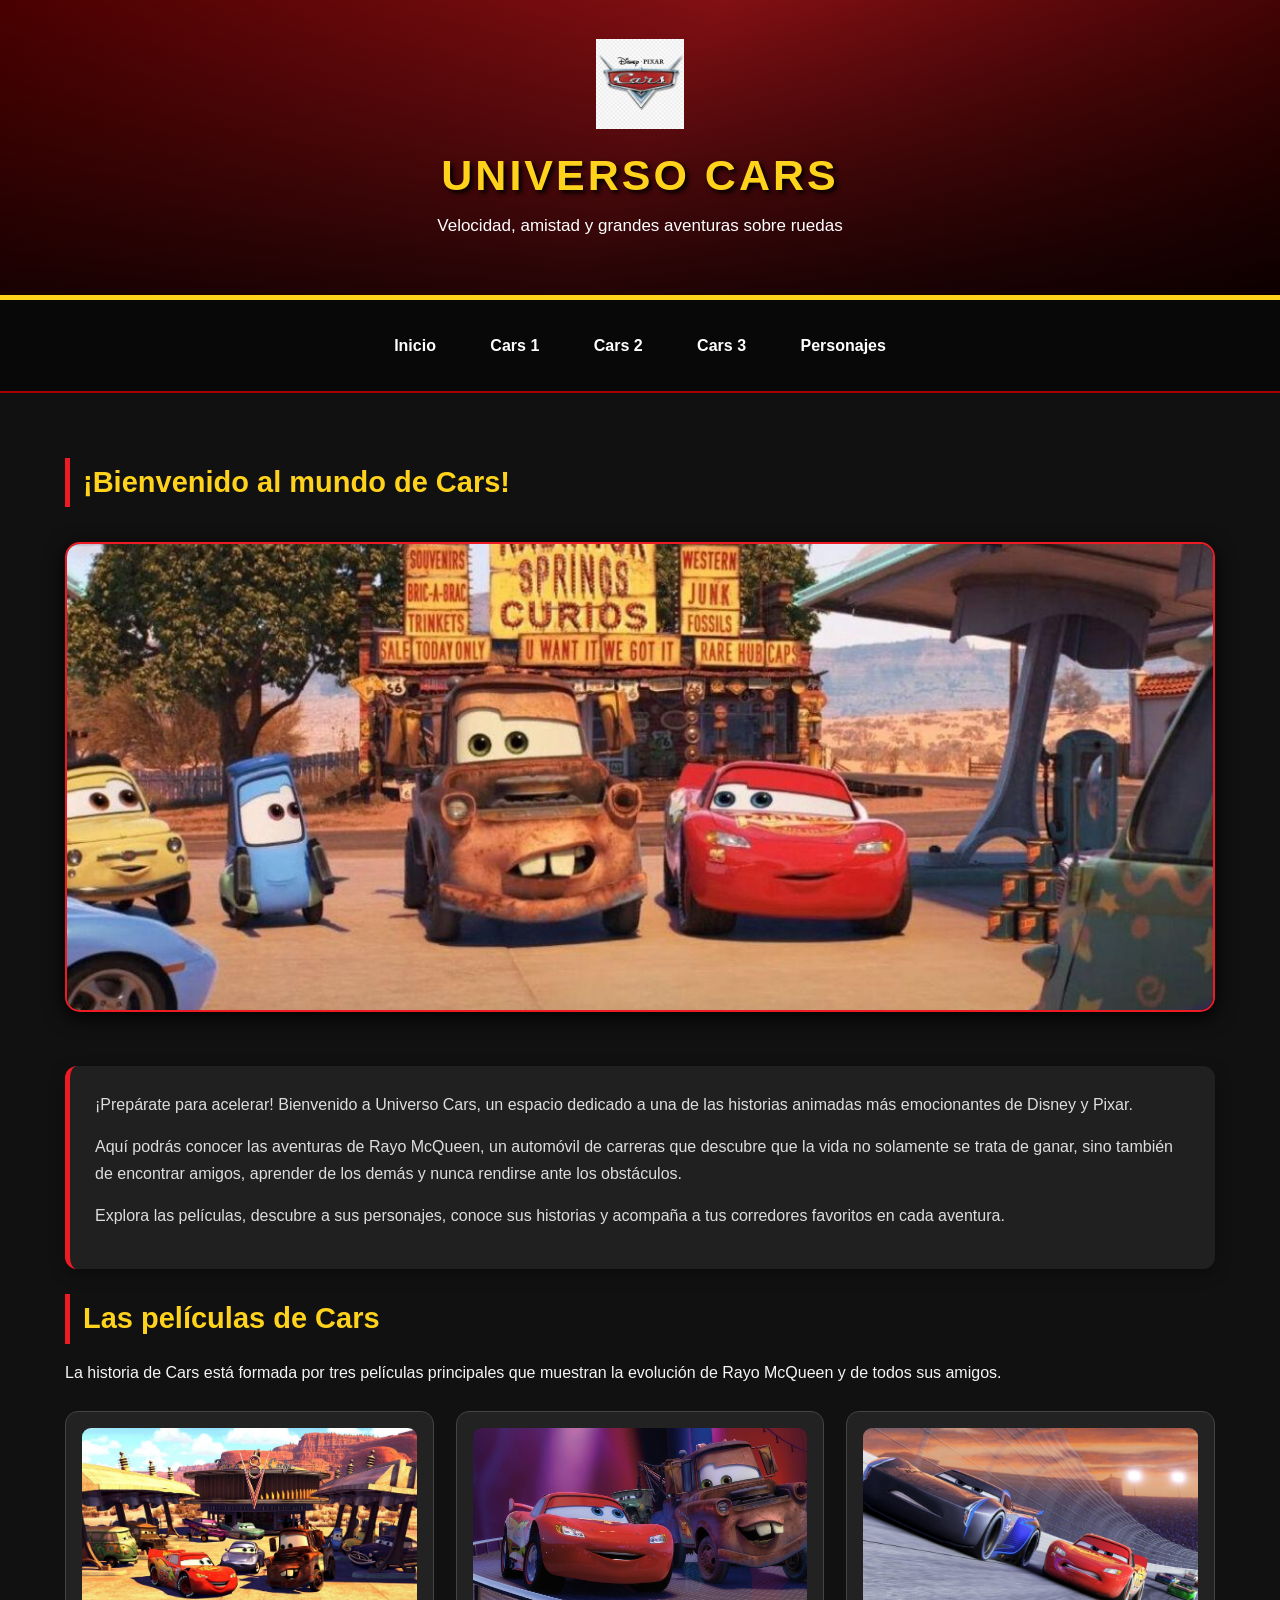
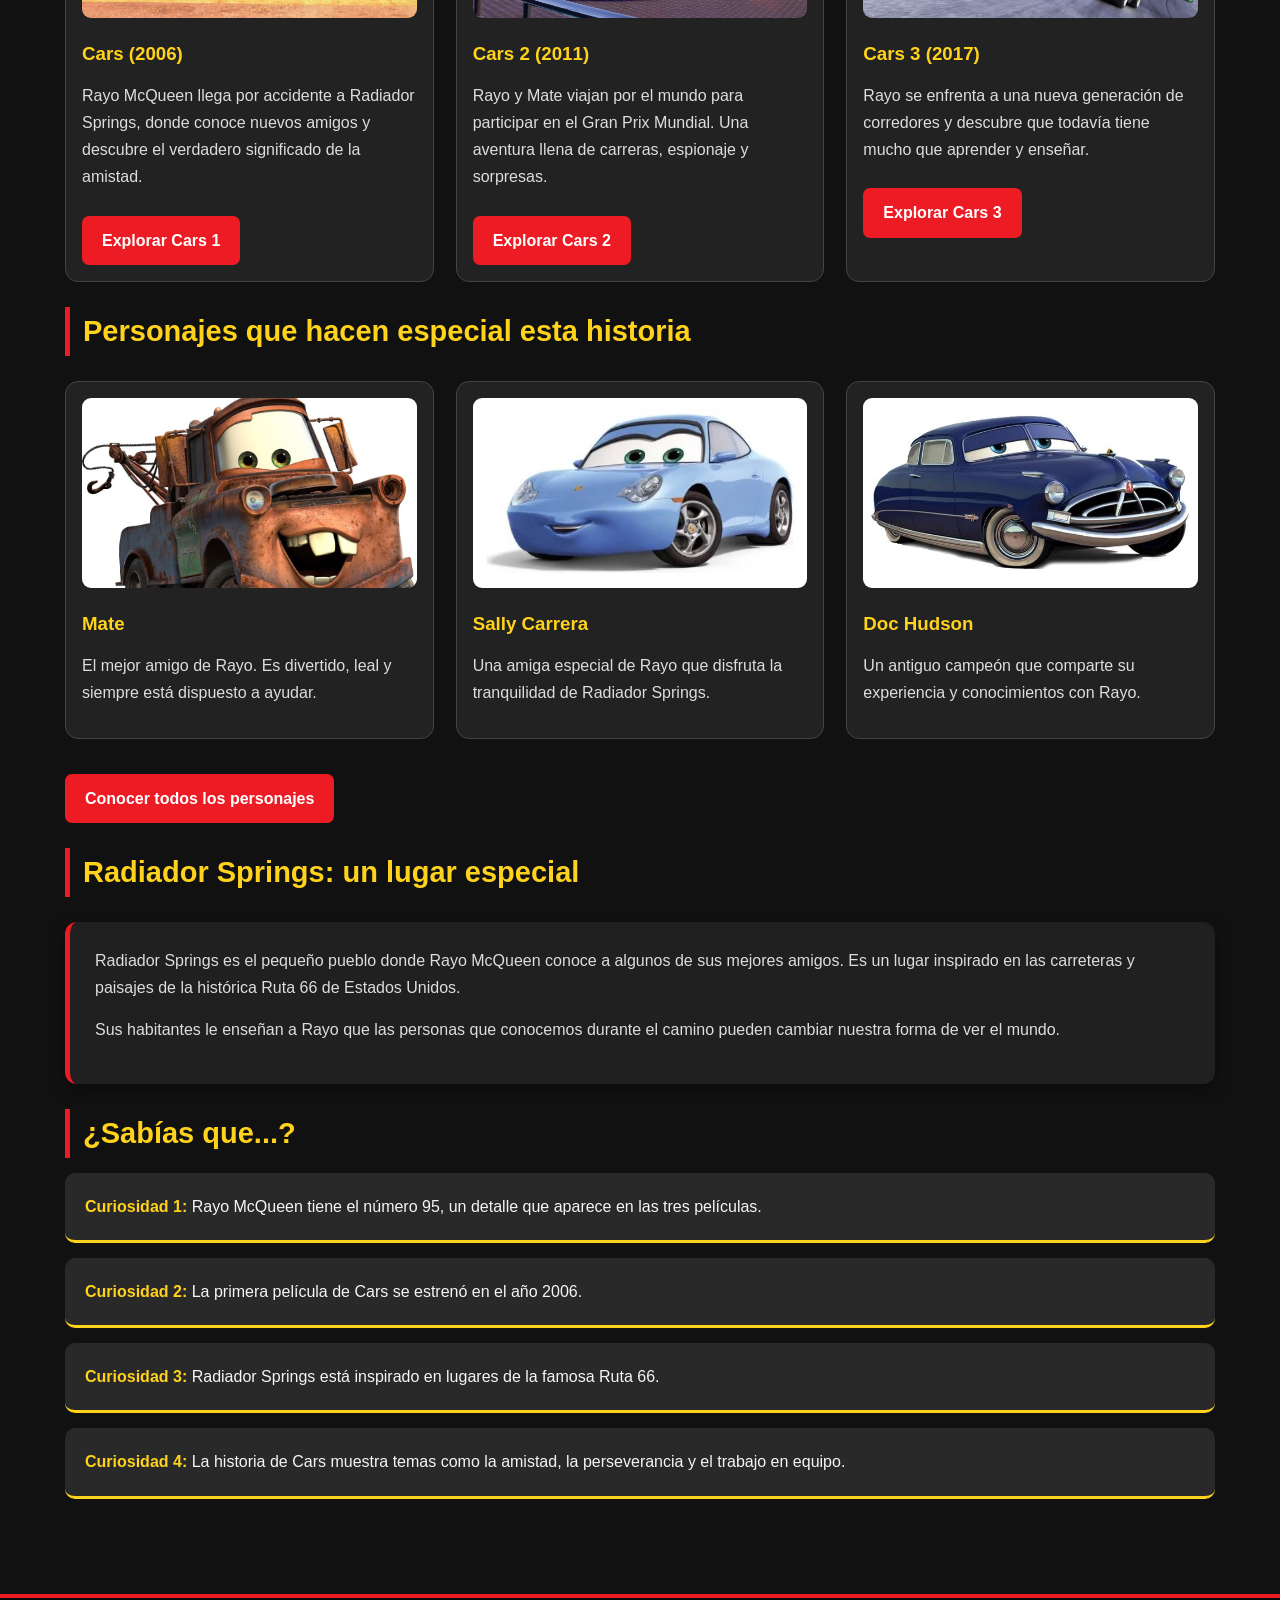
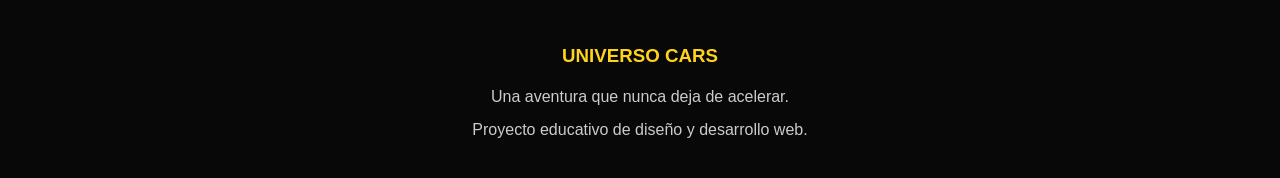
<file: index.html>
<!DOCTYPE html>
<html lang="es">
<head>
    <meta charset="UTF-8">
    <meta name="viewport" content="width=device-width, initial-scale=1.0">
    <meta name="description" content="Descubre el universo de Cars: películas, personajes, aventuras y curiosidades.">
    <title>Universo Cars | Inicio</title>
    <link rel="stylesheet" href="estilos.css">
</head>

<body>

<header>
    <img src="imagenes/logo-cars.jpeg" alt="Logo de Cars">
    <h1>UNIVERSO CARS</h1>
    <p>Velocidad, amistad y grandes aventuras sobre ruedas</p>
</header>

<nav>
    <a href="index.html">Inicio</a>
    <a href="cars1.html">Cars 1</a>
    <a href="cars2.html">Cars 2</a>
    <a href="cars3.html">Cars 3</a>
    <a href="personajes.html">Personajes</a>
</nav>

<main>

    <section>
        <h2>¡Bienvenido al mundo de Cars!</h2>

        <img class="portada" src="imagenes/images.jpeg" alt="Rayo McQueen">

        <div class="seccion">
            <p>
                ¡Prepárate para acelerar! Bienvenido a Universo Cars,
                un espacio dedicado a una de las historias animadas
                más emocionantes de Disney y Pixar.
            </p>

            <p>
                Aquí podrás conocer las aventuras de Rayo McQueen,
                un automóvil de carreras que descubre que la vida
                no solamente se trata de ganar, sino también de
                encontrar amigos, aprender de los demás y nunca
                rendirse ante los obstáculos.
            </p>

            <p>
                Explora las películas, descubre a sus personajes,
                conoce sus historias y acompaña a tus corredores
                favoritos en cada aventura.
            </p>
        </div>
    </section>

    <section>
        <h2>Las películas de Cars</h2>

        <p>
            La historia de Cars está formada por tres películas
            principales que muestran la evolución de Rayo McQueen
            y de todos sus amigos.
        </p>

        <div class="tarjetas">

            <article class="tarjeta">
                <img src="imagenes/cars1-sinopsis.jpeg" alt="Cars 1">

                <h3>Cars (2006)</h3>

                <p>
                    Rayo McQueen llega por accidente a Radiador Springs,
                    donde conoce nuevos amigos y descubre el verdadero
                    significado de la amistad.
                </p>

                <a class="boton" href="cars1.html">Explorar Cars 1</a>
            </article>

            <article class="tarjeta">
                <img src="imagenes/cars2-principal.jpeg" alt="Cars 2">

                <h3>Cars 2 (2011)</h3>

                <p>
                    Rayo y Mate viajan por el mundo para participar
                    en el Gran Prix Mundial. Una aventura llena de
                    carreras, espionaje y sorpresas.
                </p>

                <a class="boton" href="cars2.html">Explorar Cars 2</a>
            </article>

            <article class="tarjeta">
                <img src="imagenes/cars3.jpeg" alt="Cars 3">

                <h3>Cars 3 (2017)</h3>

                <p>
                    Rayo se enfrenta a una nueva generación de
                    corredores y descubre que todavía tiene mucho
                    que aprender y enseñar.
                </p>

                <a class="boton" href="cars3.html">Explorar Cars 3</a>
            </article>

        </div>
    </section>

    <section>
        <h2>Personajes que hacen especial esta historia</h2>

        <div class="tarjetas">

            <article class="tarjeta">
                <img src="imagenes/mate.jpeg" alt="Mate">
                <h3>Mate</h3>
                <p>
                    El mejor amigo de Rayo. Es divertido, leal
                    y siempre está dispuesto a ayudar.
                </p>
            </article>

            <article class="tarjeta">
                <img src="imagenes/sally.jpeg" alt="Sally">
                <h3>Sally Carrera</h3>
                <p>
                    Una amiga especial de Rayo que disfruta
                    la tranquilidad de Radiador Springs.
                </p>
            </article>

            <article class="tarjeta">
                <img src="imagenes/doc-hudson.jpeg" alt="Doc Hudson">
                <h3>Doc Hudson</h3>
                <p>
                    Un antiguo campeón que comparte su experiencia
                    y conocimientos con Rayo.
                </p>
            </article>

        </div>

        <a class="boton" href="personajes.html">Conocer todos los personajes</a>
    </section>

    <section>
        <h2>Radiador Springs: un lugar especial</h2>

        <div class="seccion">
            <p>
                Radiador Springs es el pequeño pueblo donde Rayo
                McQueen conoce a algunos de sus mejores amigos.
                Es un lugar inspirado en las carreteras y paisajes
                de la histórica Ruta 66 de Estados Unidos.
            </p>

            <p>
                Sus habitantes le enseñan a Rayo que las personas
                que conocemos durante el camino pueden cambiar
                nuestra forma de ver el mundo.
            </p>
        </div>
    </section>

    <section>
        <h2>¿Sabías que...?</h2>

        <div class="dato">
            <strong>Curiosidad 1:</strong>
            Rayo McQueen tiene el número 95, un detalle que
            aparece en las tres películas.
        </div>

        <div class="dato">
            <strong>Curiosidad 2:</strong>
            La primera película de Cars se estrenó en el año 2006.
        </div>

        <div class="dato">
            <strong>Curiosidad 3:</strong>
            Radiador Springs está inspirado en lugares de la
            famosa Ruta 66.
        </div>

        <div class="dato">
            <strong>Curiosidad 4:</strong>
            La historia de Cars muestra temas como la amistad,
            la perseverancia y el trabajo en equipo.
        </div>
    </section>

</main>

<footer>
    <h3>UNIVERSO CARS</h3>
    <p>Una aventura que nunca deja de acelerar.</p>
    <p>Proyecto educativo de diseño y desarrollo web.</p>
</footer>

</body>
</html>
</file>
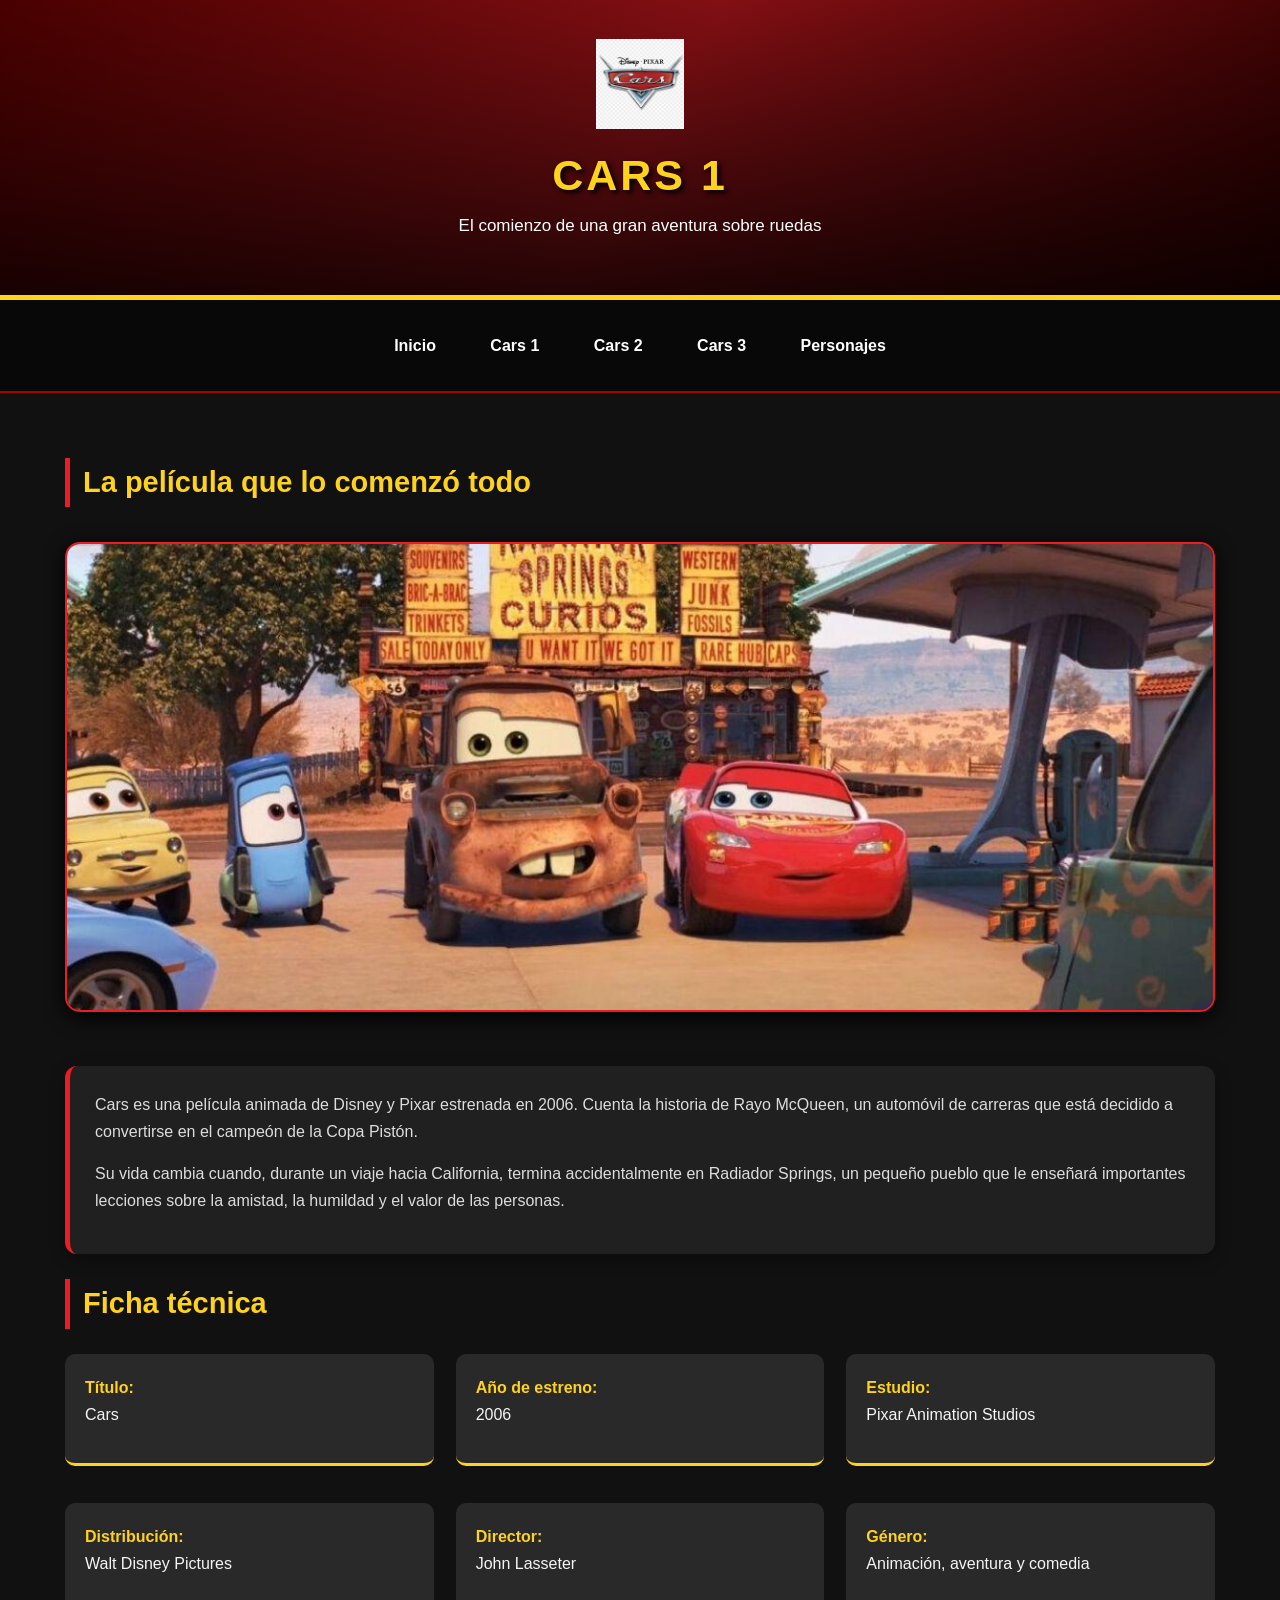
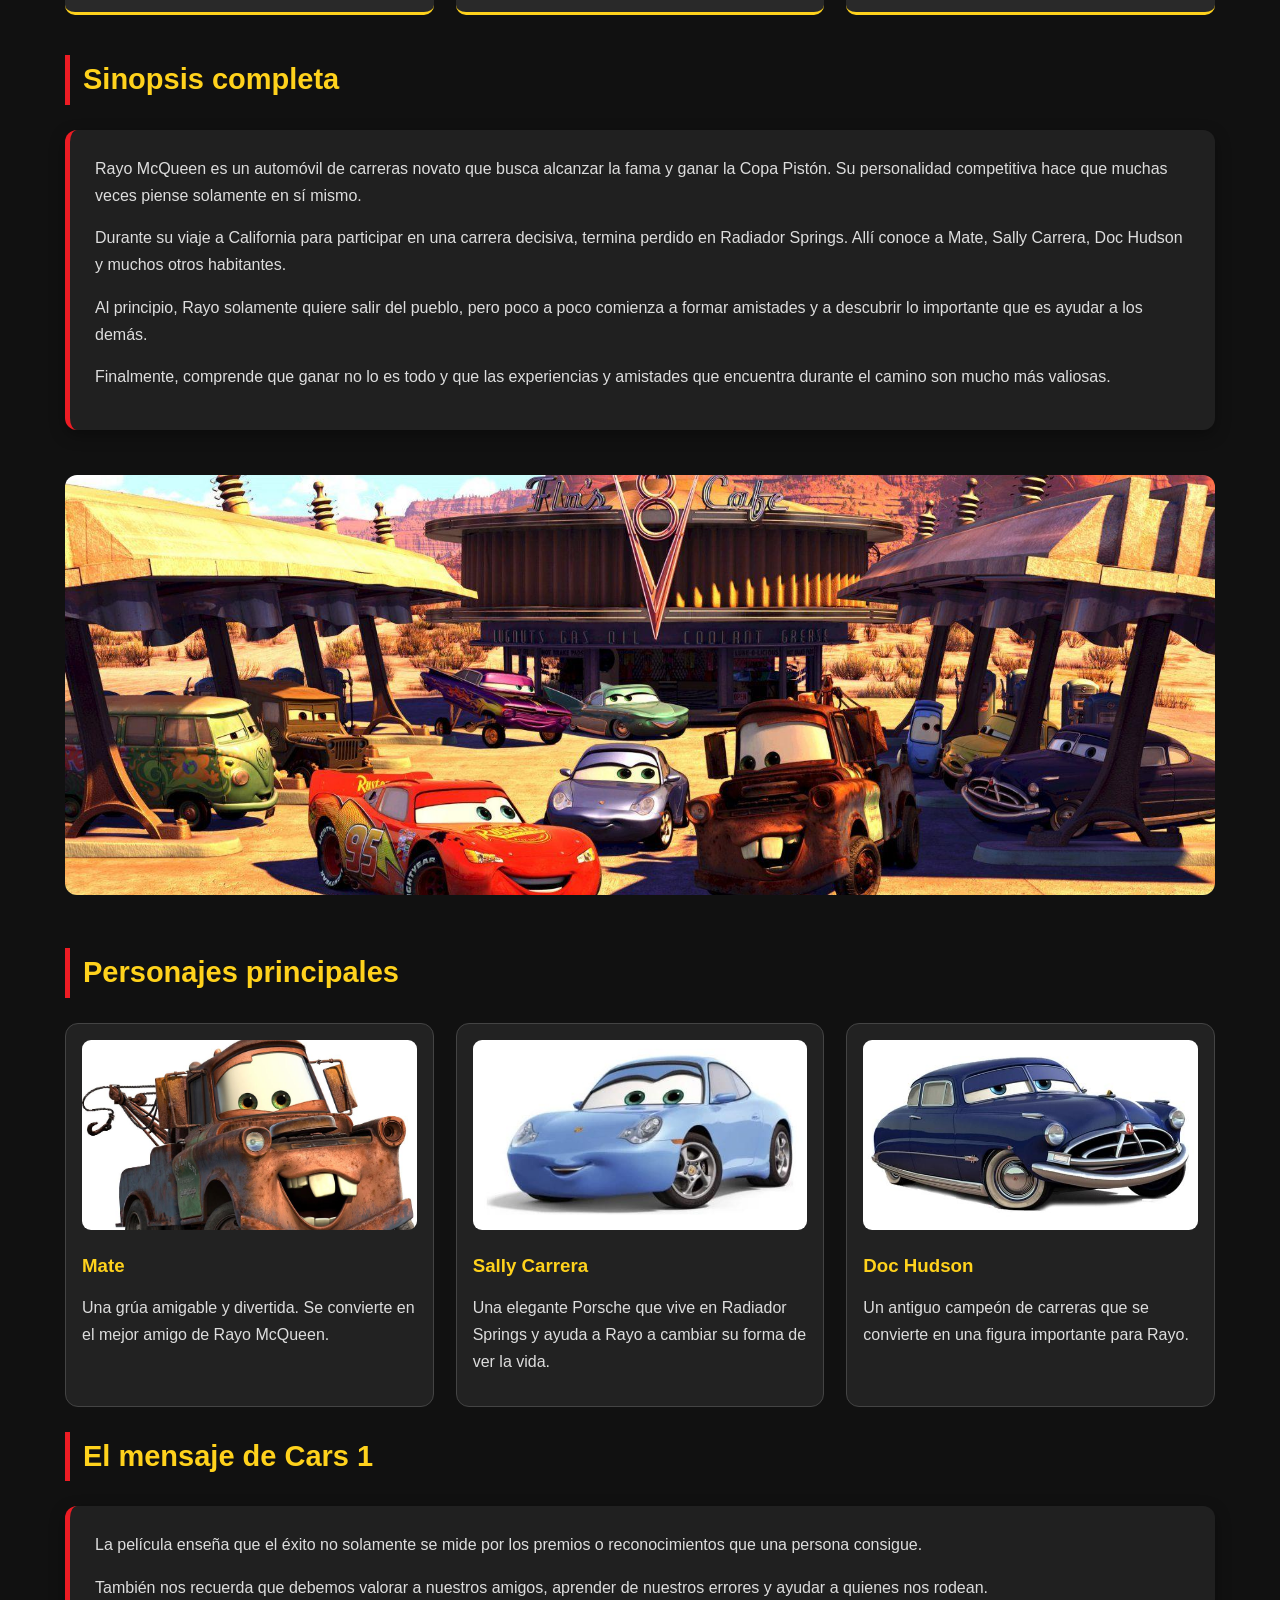
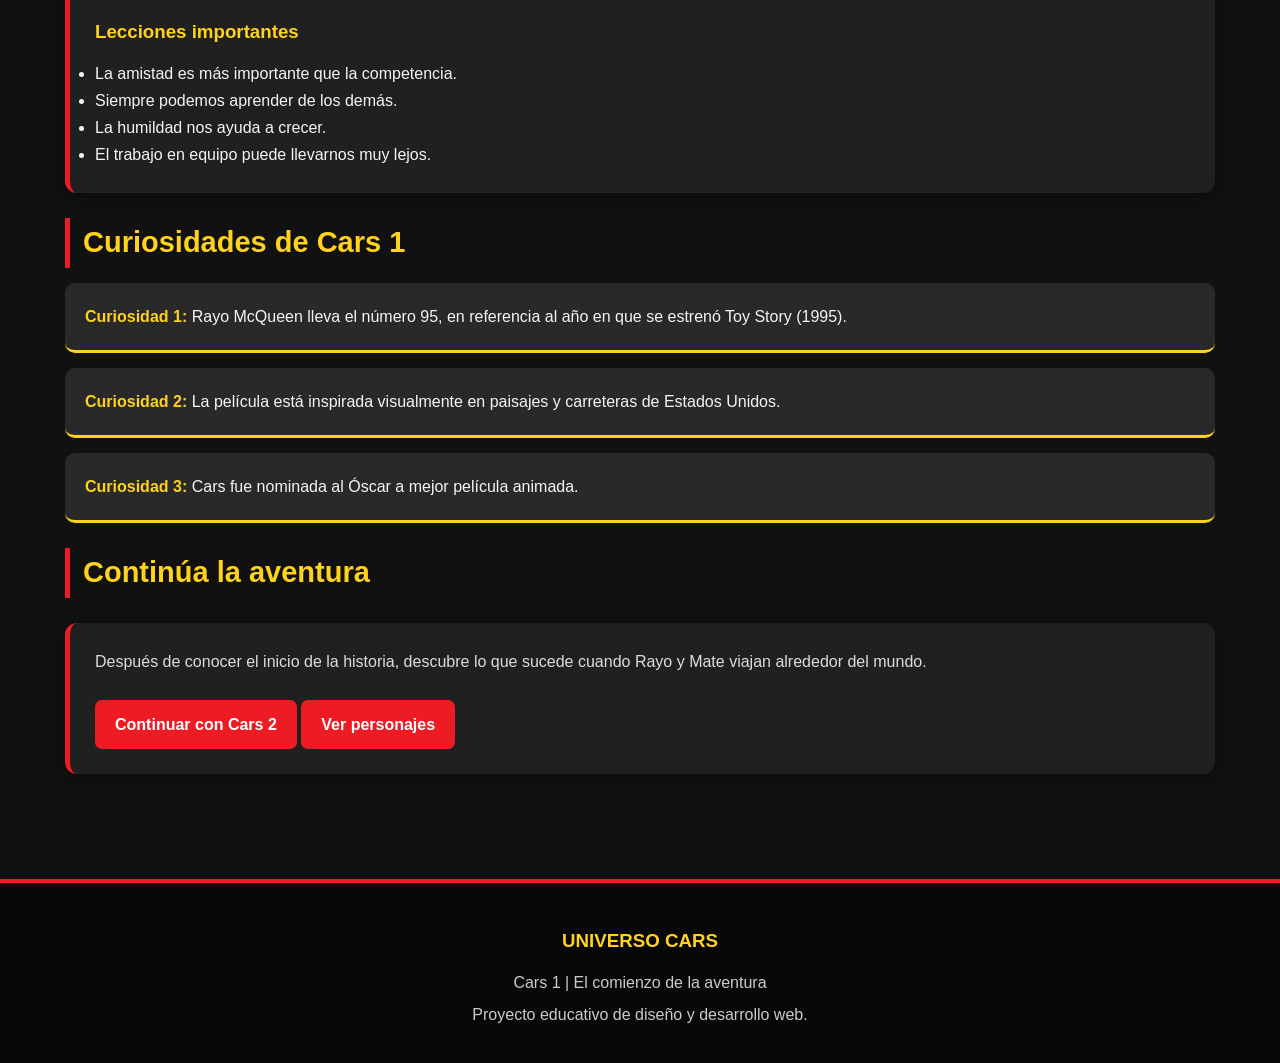
<file: cars1.html>
<!DOCTYPE html>
<html lang="es">
<head>
    <meta charset="UTF-8">
    <meta name="viewport" content="width=device-width, initial-scale=1.0">
    <title>Cars 1 | Universo Cars</title>
    <link rel="stylesheet" href="estilos.css">
</head>

<body>

<header>
    <img src="imagenes/logo-cars.jpeg" alt="Logo de Cars">
    <h1>CARS 1</h1>
    <p>El comienzo de una gran aventura sobre ruedas</p>
</header>

<nav>
    <a href="index.html">Inicio</a>
    <a href="cars1.html">Cars 1</a>
    <a href="cars2.html">Cars 2</a>
    <a href="cars3.html">Cars 3</a>
    <a href="personajes.html">Personajes</a>
</nav>

<main>

    <section>
        <h2>La película que lo comenzó todo</h2>

        <img class="portada" src="imagenes/images.jpeg" alt="Rayo McQueen en Cars 1">

        <div class="seccion">
            <p>
                Cars es una película animada de Disney y Pixar estrenada
                en 2006. Cuenta la historia de Rayo McQueen, un automóvil
                de carreras que está decidido a convertirse en el campeón
                de la Copa Pistón.
            </p>

            <p>
                Su vida cambia cuando, durante un viaje hacia California,
                termina accidentalmente en Radiador Springs, un pequeño
                pueblo que le enseñará importantes lecciones sobre
                la amistad, la humildad y el valor de las personas.
            </p>
        </div>
    </section>

    <section>
        <h2>Ficha técnica</h2>

        <div class="tarjetas">

            <article class="dato">
                <strong>Título:</strong>
                <p>Cars</p>
            </article>

            <article class="dato">
                <strong>Año de estreno:</strong>
                <p>2006</p>
            </article>

            <article class="dato">
                <strong>Estudio:</strong>
                <p>Pixar Animation Studios</p>
            </article>

            <article class="dato">
                <strong>Distribución:</strong>
                <p>Walt Disney Pictures</p>
            </article>

            <article class="dato">
                <strong>Director:</strong>
                <p>John Lasseter</p>
            </article>

            <article class="dato">
                <strong>Género:</strong>
                <p>Animación, aventura y comedia</p>
            </article>

        </div>
    </section>

    <section>
        <h2>Sinopsis completa</h2>

        <div class="seccion">
            <p>
                Rayo McQueen es un automóvil de carreras novato que
                busca alcanzar la fama y ganar la Copa Pistón.
                Su personalidad competitiva hace que muchas veces
                piense solamente en sí mismo.
            </p>

            <p>
                Durante su viaje a California para participar en
                una carrera decisiva, termina perdido en Radiador
                Springs. Allí conoce a Mate, Sally Carrera, Doc
                Hudson y muchos otros habitantes.
            </p>

            <p>
                Al principio, Rayo solamente quiere salir del pueblo,
                pero poco a poco comienza a formar amistades y a
                descubrir lo importante que es ayudar a los demás.
            </p>

            <p>
                Finalmente, comprende que ganar no lo es todo y que
                las experiencias y amistades que encuentra durante
                el camino son mucho más valiosas.
            </p>
        </div>

        <img class="imagen" src="imagenes/cars1-sinopsis.jpeg" alt="Escena de Cars 1">
    </section>

    <section>
        <h2>Personajes principales</h2>

        <div class="tarjetas">

            <article class="tarjeta">
                <img src="imagenes/mate.jpeg" alt="Mate">
                <h3>Mate</h3>
                <p>
                    Una grúa amigable y divertida. Se convierte
                    en el mejor amigo de Rayo McQueen.
                </p>
            </article>

            <article class="tarjeta">
                <img src="imagenes/sally.jpeg" alt="Sally Carrera">
                <h3>Sally Carrera</h3>
                <p>
                    Una elegante Porsche que vive en Radiador
                    Springs y ayuda a Rayo a cambiar su forma
                    de ver la vida.
                </p>
            </article>

            <article class="tarjeta">
                <img src="imagenes/doc-hudson.jpeg" alt="Doc Hudson">
                <h3>Doc Hudson</h3>
                <p>
                    Un antiguo campeón de carreras que se
                    convierte en una figura importante para Rayo.
                </p>
            </article>

        </div>
    </section>

    <section>
        <h2>El mensaje de Cars 1</h2>

        <div class="seccion">
            <p>
                La película enseña que el éxito no solamente se
                mide por los premios o reconocimientos que una
                persona consigue.
            </p>

            <p>
                También nos recuerda que debemos valorar a nuestros
                amigos, aprender de nuestros errores y ayudar a
                quienes nos rodean.
            </p>

            <h3>Lecciones importantes</h3>

            <ul>
                <li>La amistad es más importante que la competencia.</li>
                <li>Siempre podemos aprender de los demás.</li>
                <li>La humildad nos ayuda a crecer.</li>
                <li>El trabajo en equipo puede llevarnos muy lejos.</li>
            </ul>
        </div>
    </section>

    <section>
        <h2>Curiosidades de Cars 1</h2>

        <div class="dato">
            <strong>Curiosidad 1:</strong>
            Rayo McQueen lleva el número 95, en referencia
            al año en que se estrenó Toy Story (1995).
        </div>

        <div class="dato">
            <strong>Curiosidad 2:</strong>
            La película está inspirada visualmente en paisajes
            y carreteras de Estados Unidos.
        </div>

        <div class="dato">
            <strong>Curiosidad 3:</strong>
            Cars fue nominada al Óscar a mejor película animada.
        </div>
    </section>

    <section>
        <h2>Continúa la aventura</h2>

        <div class="seccion">
            <p>
                Después de conocer el inicio de la historia,
                descubre lo que sucede cuando Rayo y Mate
                viajan alrededor del mundo.
            </p>

            <a class="boton" href="cars2.html">Continuar con Cars 2</a>
            <a class="boton" href="personajes.html">Ver personajes</a>
        </div>
    </section>

</main>

<footer>
    <h3>UNIVERSO CARS</h3>
    <p>Cars 1 | El comienzo de la aventura</p>
    <p>Proyecto educativo de diseño y desarrollo web.</p>
</footer>

</body>
</html>
</file>
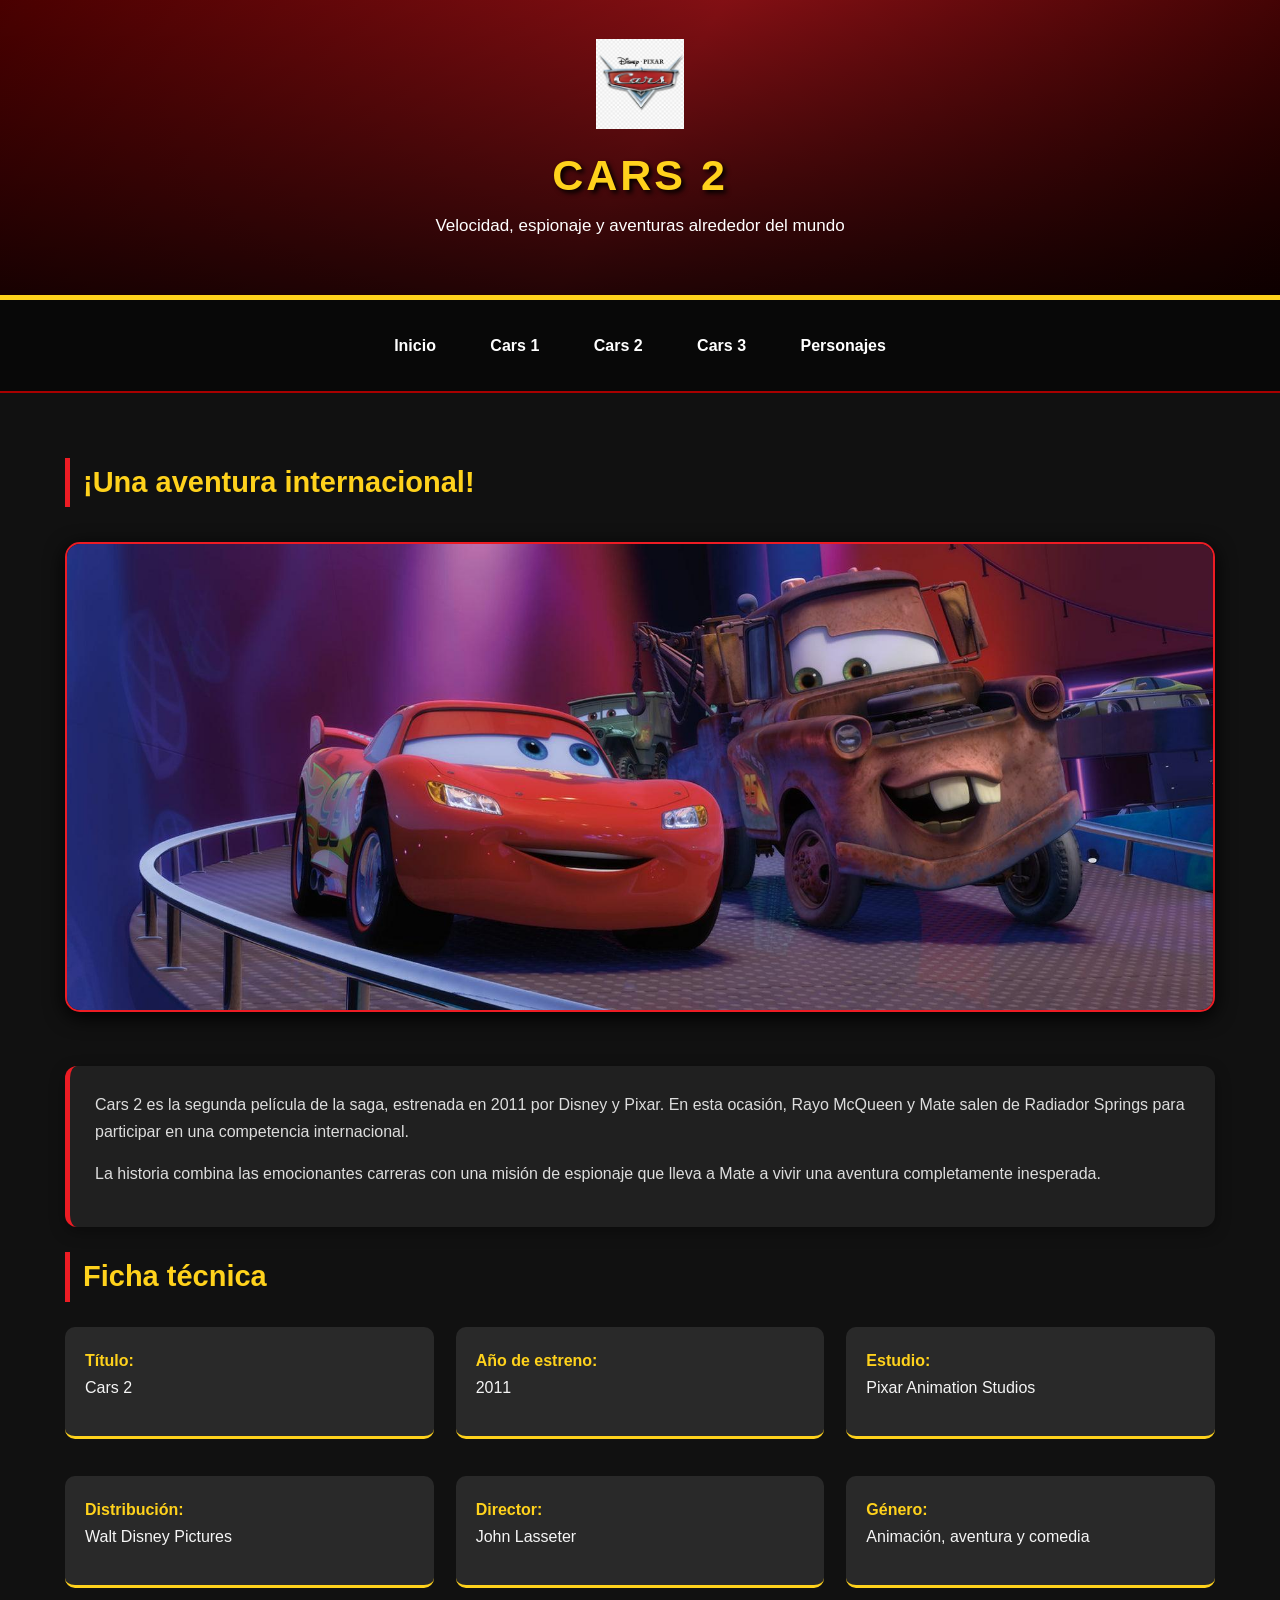
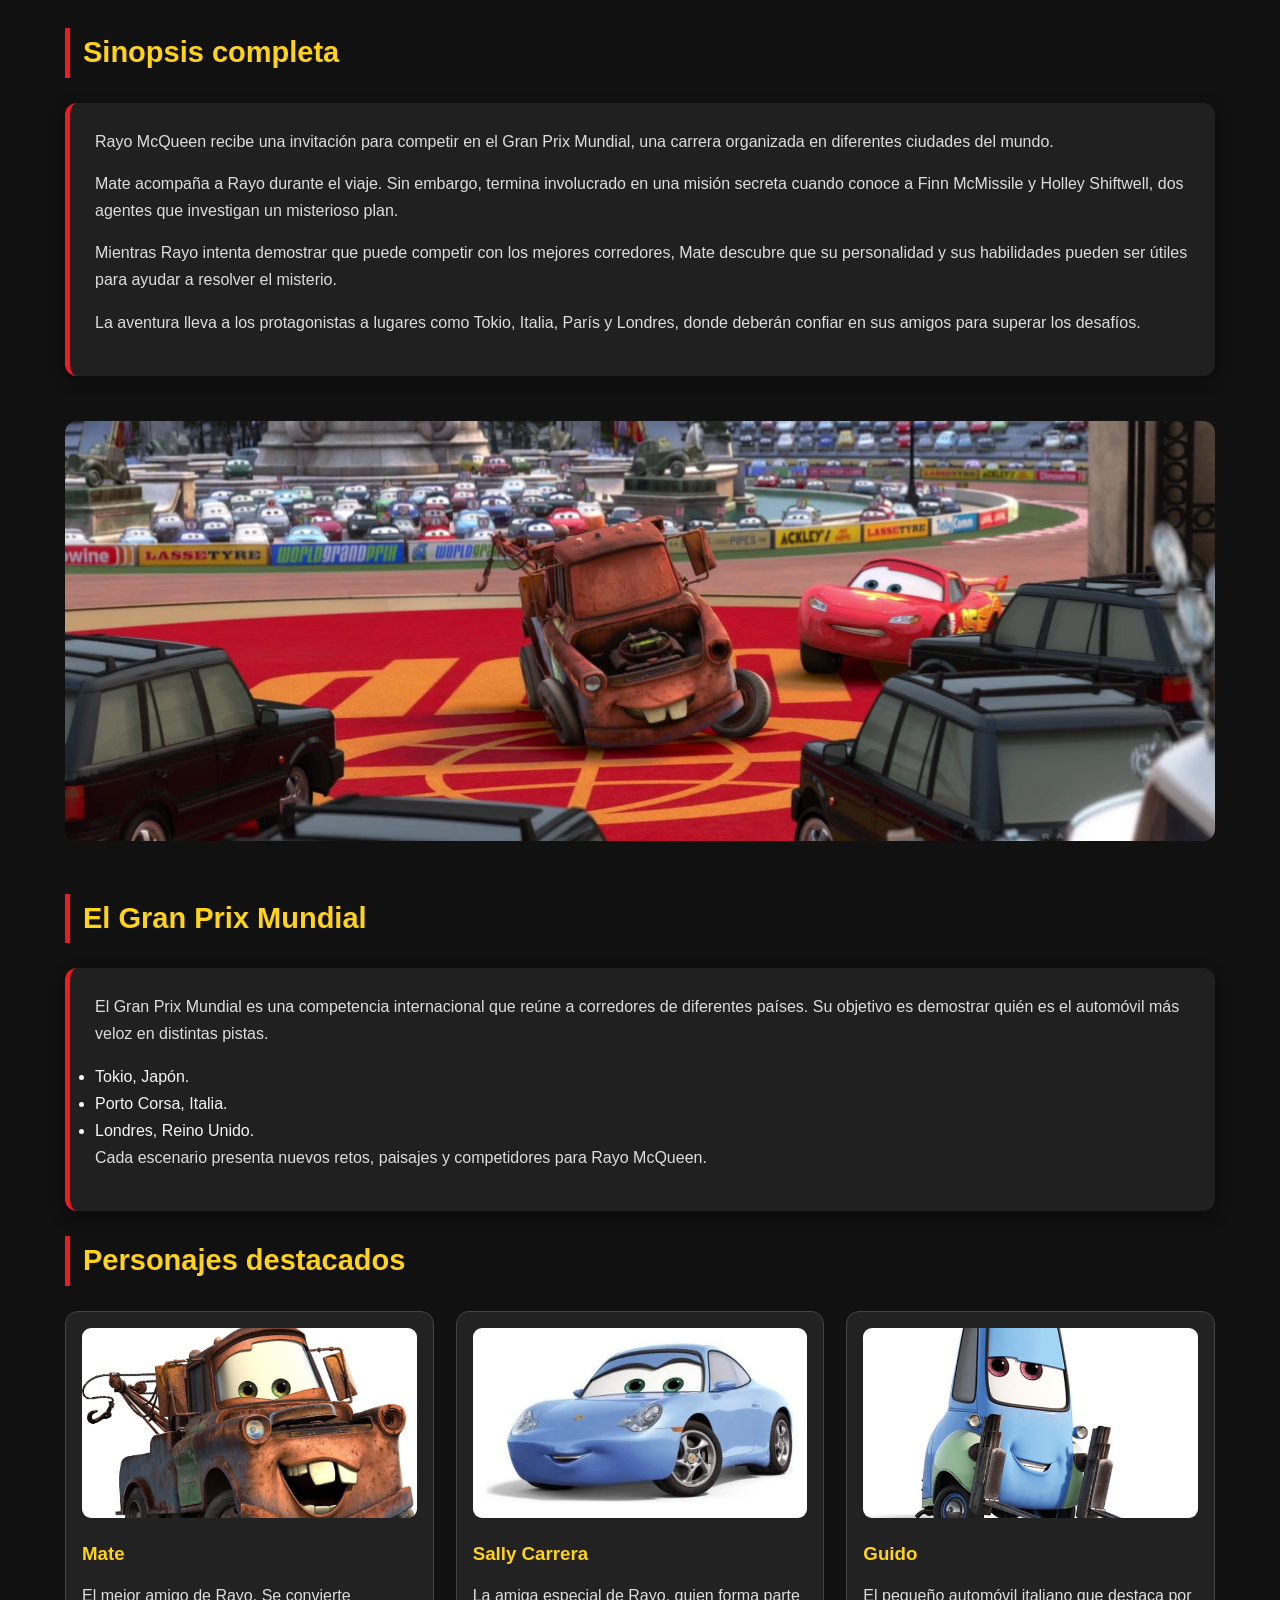
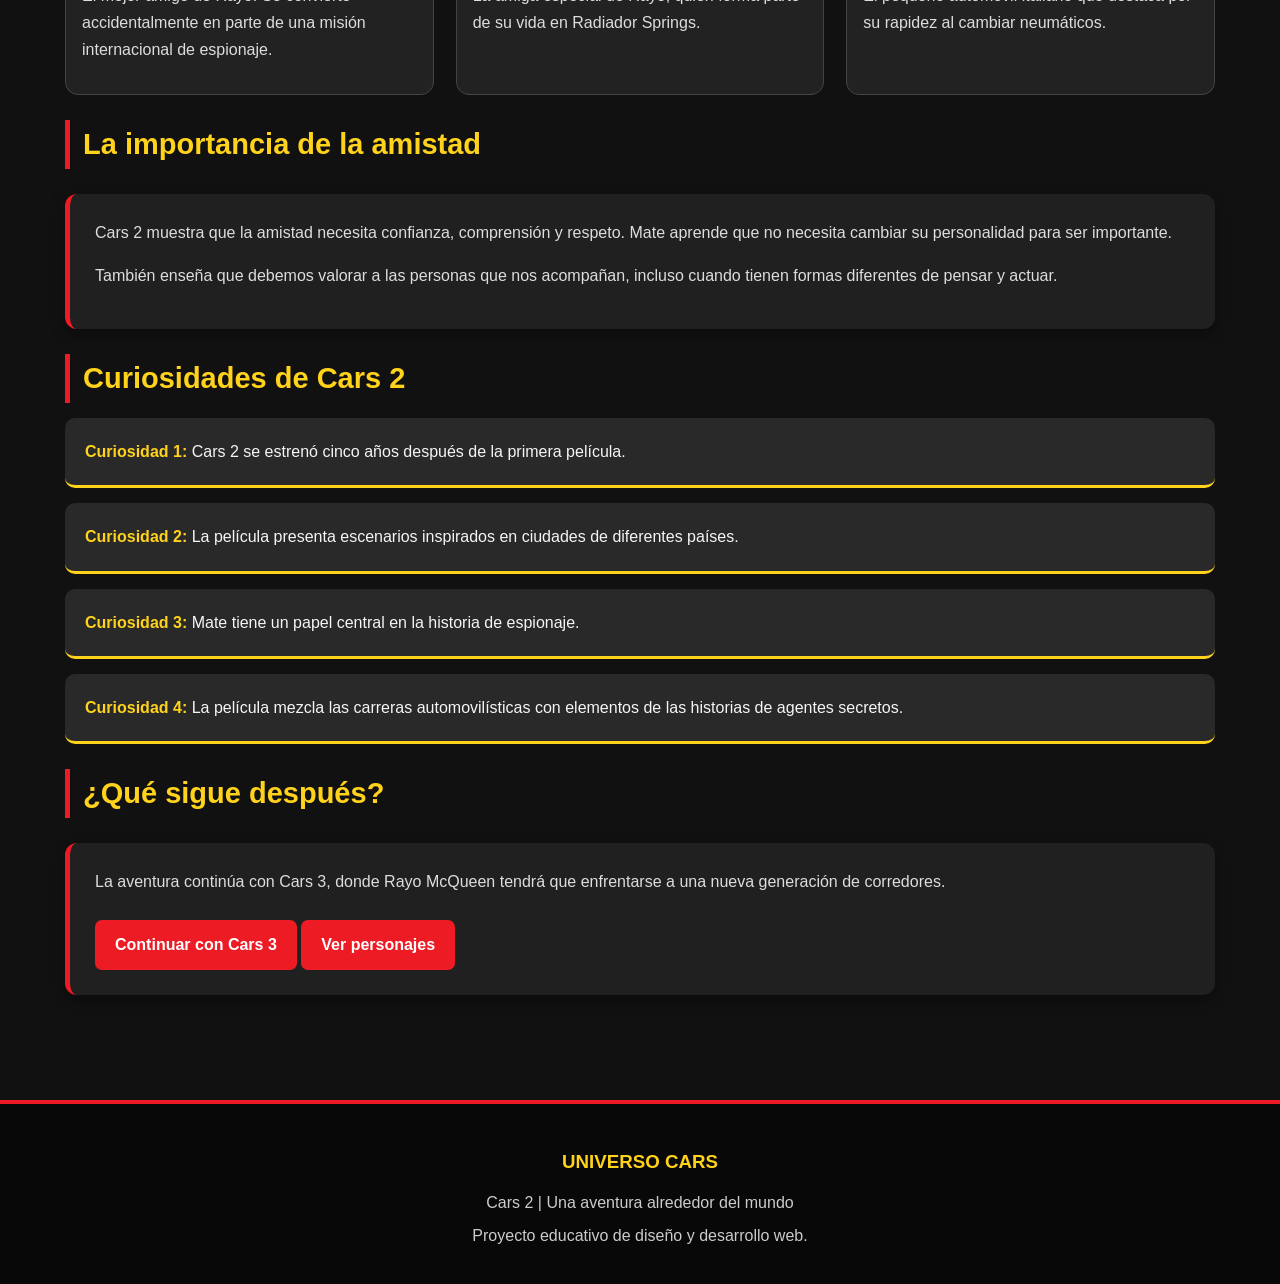
<file: cars2.html>
<!DOCTYPE html>
<html lang="es">
<head>
    <meta charset="UTF-8">
    <meta name="viewport" content="width=device-width, initial-scale=1.0">
    <title>Cars 2 | Universo Cars</title>
    <link rel="stylesheet" href="estilos.css">
</head>

<body>

<header>
    <img src="imagenes/logo-cars.jpeg" alt="Logo de Cars">
    <h1>CARS 2</h1>
    <p>Velocidad, espionaje y aventuras alrededor del mundo</p>
</header>

<nav>
    <a href="index.html">Inicio</a>
    <a href="cars1.html">Cars 1</a>
    <a href="cars2.html">Cars 2</a>
    <a href="cars3.html">Cars 3</a>
    <a href="personajes.html">Personajes</a>
</nav>

<main>

    <section>
        <h2>¡Una aventura internacional!</h2>

        <img class="portada" src="imagenes/cars2-principal.jpeg" alt="Cars 2">

        <div class="seccion">
            <p>
                Cars 2 es la segunda película de la saga, estrenada
                en 2011 por Disney y Pixar. En esta ocasión, Rayo
                McQueen y Mate salen de Radiador Springs para
                participar en una competencia internacional.
            </p>

            <p>
                La historia combina las emocionantes carreras con
                una misión de espionaje que lleva a Mate a vivir
                una aventura completamente inesperada.
            </p>
        </div>
    </section>

    <section>
        <h2>Ficha técnica</h2>

        <div class="tarjetas">

            <article class="dato">
                <strong>Título:</strong>
                <p>Cars 2</p>
            </article>

            <article class="dato">
                <strong>Año de estreno:</strong>
                <p>2011</p>
            </article>

            <article class="dato">
                <strong>Estudio:</strong>
                <p>Pixar Animation Studios</p>
            </article>

            <article class="dato">
                <strong>Distribución:</strong>
                <p>Walt Disney Pictures</p>
            </article>

            <article class="dato">
                <strong>Director:</strong>
                <p>John Lasseter</p>
            </article>

            <article class="dato">
                <strong>Género:</strong>
                <p>Animación, aventura y comedia</p>
            </article>

        </div>
    </section>

    <section>
        <h2>Sinopsis completa</h2>

        <div class="seccion">
            <p>
                Rayo McQueen recibe una invitación para competir
                en el Gran Prix Mundial, una carrera organizada
                en diferentes ciudades del mundo.
            </p>

            <p>
                Mate acompaña a Rayo durante el viaje. Sin embargo,
                termina involucrado en una misión secreta cuando
                conoce a Finn McMissile y Holley Shiftwell,
                dos agentes que investigan un misterioso plan.
            </p>

            <p>
                Mientras Rayo intenta demostrar que puede competir
                con los mejores corredores, Mate descubre que su
                personalidad y sus habilidades pueden ser útiles
                para ayudar a resolver el misterio.
            </p>

            <p>
                La aventura lleva a los protagonistas a lugares
                como Tokio, Italia, París y Londres, donde deberán
                confiar en sus amigos para superar los desafíos.
            </p>
        </div>

        <img class="imagen" src="imagenes/cars2-sinopsis.jpeg" alt="Escena de Cars 2">
    </section>

    <section>
        <h2>El Gran Prix Mundial</h2>

        <div class="seccion">
            <p>
                El Gran Prix Mundial es una competencia internacional
                que reúne a corredores de diferentes países.
                Su objetivo es demostrar quién es el automóvil
                más veloz en distintas pistas.
            </p>

            <ul>
                <li>Tokio, Japón.</li>
                <li>Porto Corsa, Italia.</li>
                <li>Londres, Reino Unido.</li>
            </ul>

            <p>
                Cada escenario presenta nuevos retos, paisajes
                y competidores para Rayo McQueen.
            </p>
        </div>
    </section>

    <section>
        <h2>Personajes destacados</h2>

        <div class="tarjetas">

            <article class="tarjeta">
                <img src="imagenes/mate.jpeg" alt="Mate">
                <h3>Mate</h3>
                <p>
                    El mejor amigo de Rayo. Se convierte
                    accidentalmente en parte de una misión
                    internacional de espionaje.
                </p>
            </article>

            <article class="tarjeta">
                <img src="imagenes/sally.jpeg" alt="Sally">
                <h3>Sally Carrera</h3>
                <p>
                    La amiga especial de Rayo, quien forma
                    parte de su vida en Radiador Springs.
                </p>
            </article>

            <article class="tarjeta">
                <img src="imagenes/guido.jpeg" alt="Guido">
                <h3>Guido</h3>
                <p>
                    El pequeño automóvil italiano que destaca
                    por su rapidez al cambiar neumáticos.
                </p>
            </article>

        </div>
    </section>

    <section>
        <h2>La importancia de la amistad</h2>

        <div class="seccion">
            <p>
                Cars 2 muestra que la amistad necesita confianza,
                comprensión y respeto. Mate aprende que no necesita
                cambiar su personalidad para ser importante.
            </p>

            <p>
                También enseña que debemos valorar a las personas
                que nos acompañan, incluso cuando tienen formas
                diferentes de pensar y actuar.
            </p>
        </div>
    </section>

    <section>
        <h2>Curiosidades de Cars 2</h2>

        <div class="dato">
            <strong>Curiosidad 1:</strong>
            Cars 2 se estrenó cinco años después de la primera película.
        </div>

        <div class="dato">
            <strong>Curiosidad 2:</strong>
            La película presenta escenarios inspirados en ciudades
            de diferentes países.
        </div>

        <div class="dato">
            <strong>Curiosidad 3:</strong>
            Mate tiene un papel central en la historia de espionaje.
        </div>

        <div class="dato">
            <strong>Curiosidad 4:</strong>
            La película mezcla las carreras automovilísticas
            con elementos de las historias de agentes secretos.
        </div>
    </section>

    <section>
        <h2>¿Qué sigue después?</h2>

        <div class="seccion">
            <p>
                La aventura continúa con Cars 3, donde Rayo
                McQueen tendrá que enfrentarse a una nueva
                generación de corredores.
            </p>

            <a class="boton" href="cars3.html">Continuar con Cars 3</a>
            <a class="boton" href="personajes.html">Ver personajes</a>
        </div>
    </section>

</main>

<footer>
    <h3>UNIVERSO CARS</h3>
    <p>Cars 2 | Una aventura alrededor del mundo</p>
    <p>Proyecto educativo de diseño y desarrollo web.</p>
</footer>

</body>
</html>
</file>
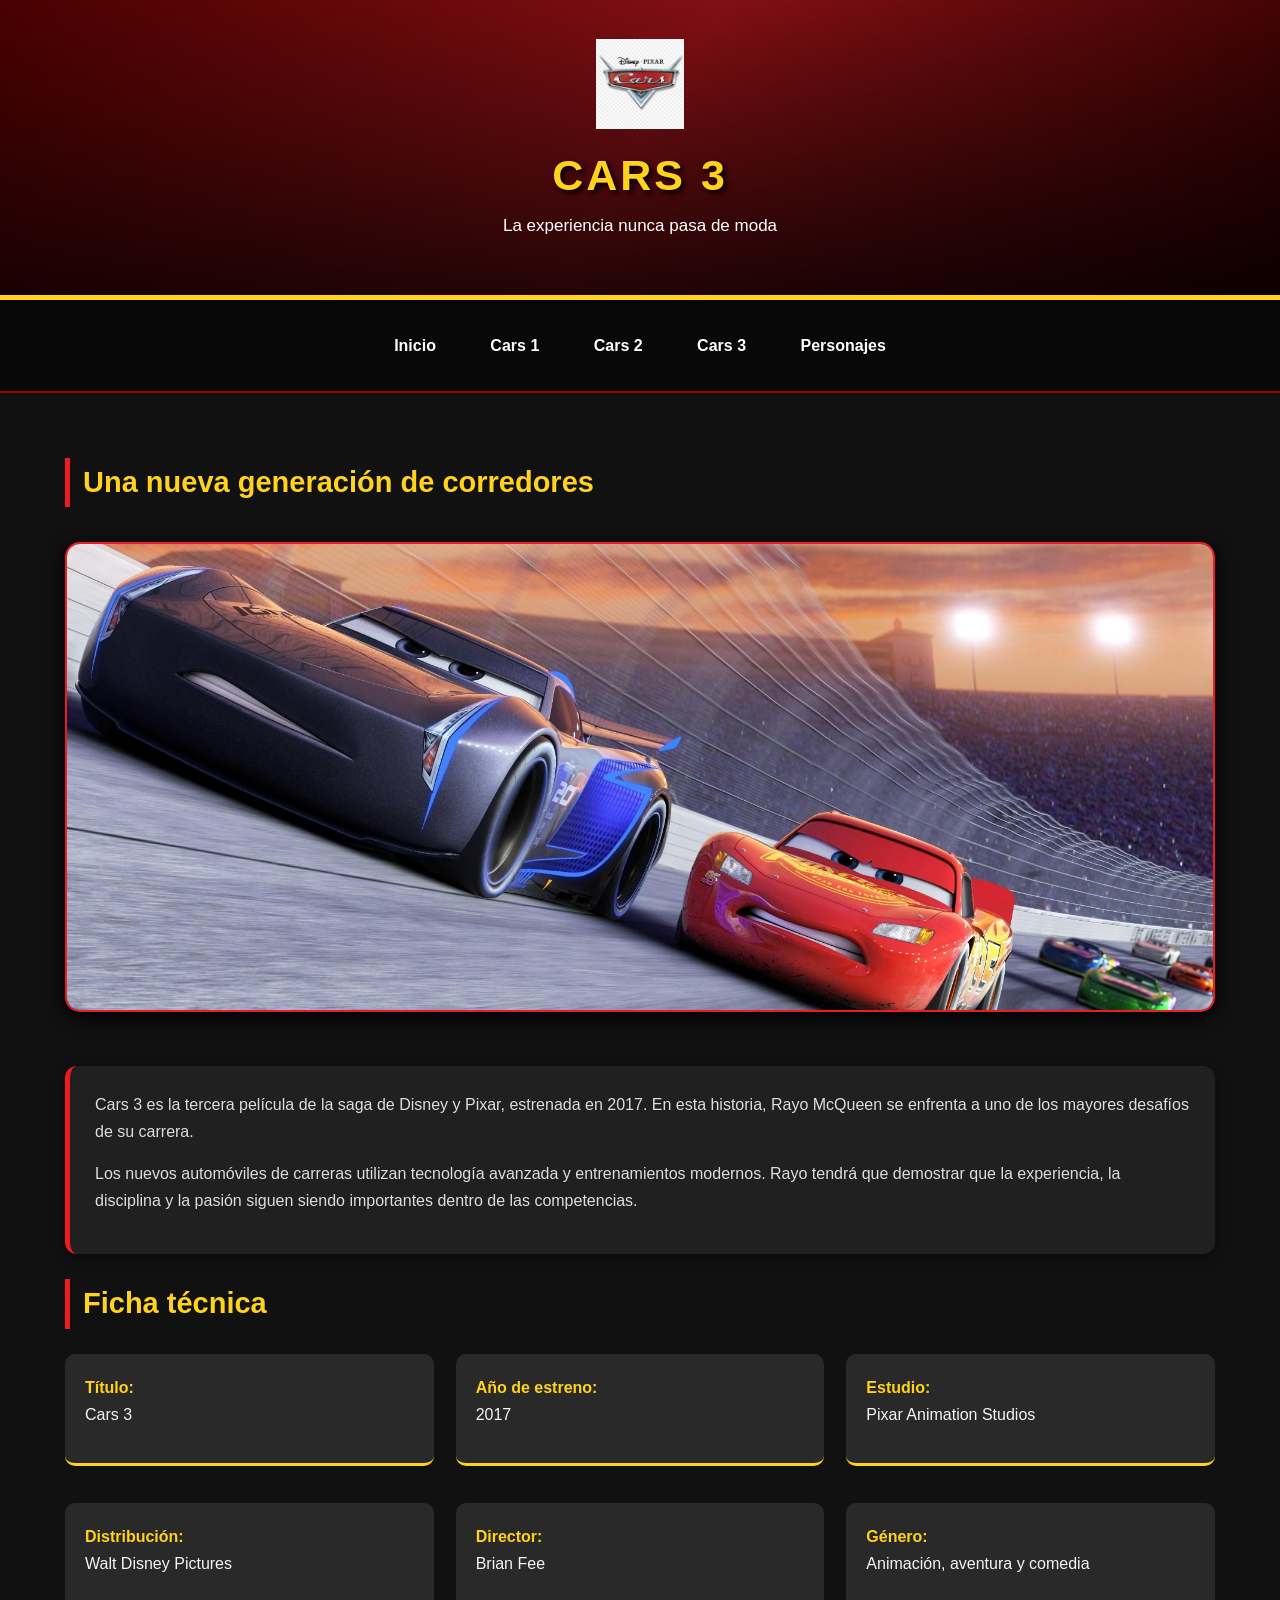
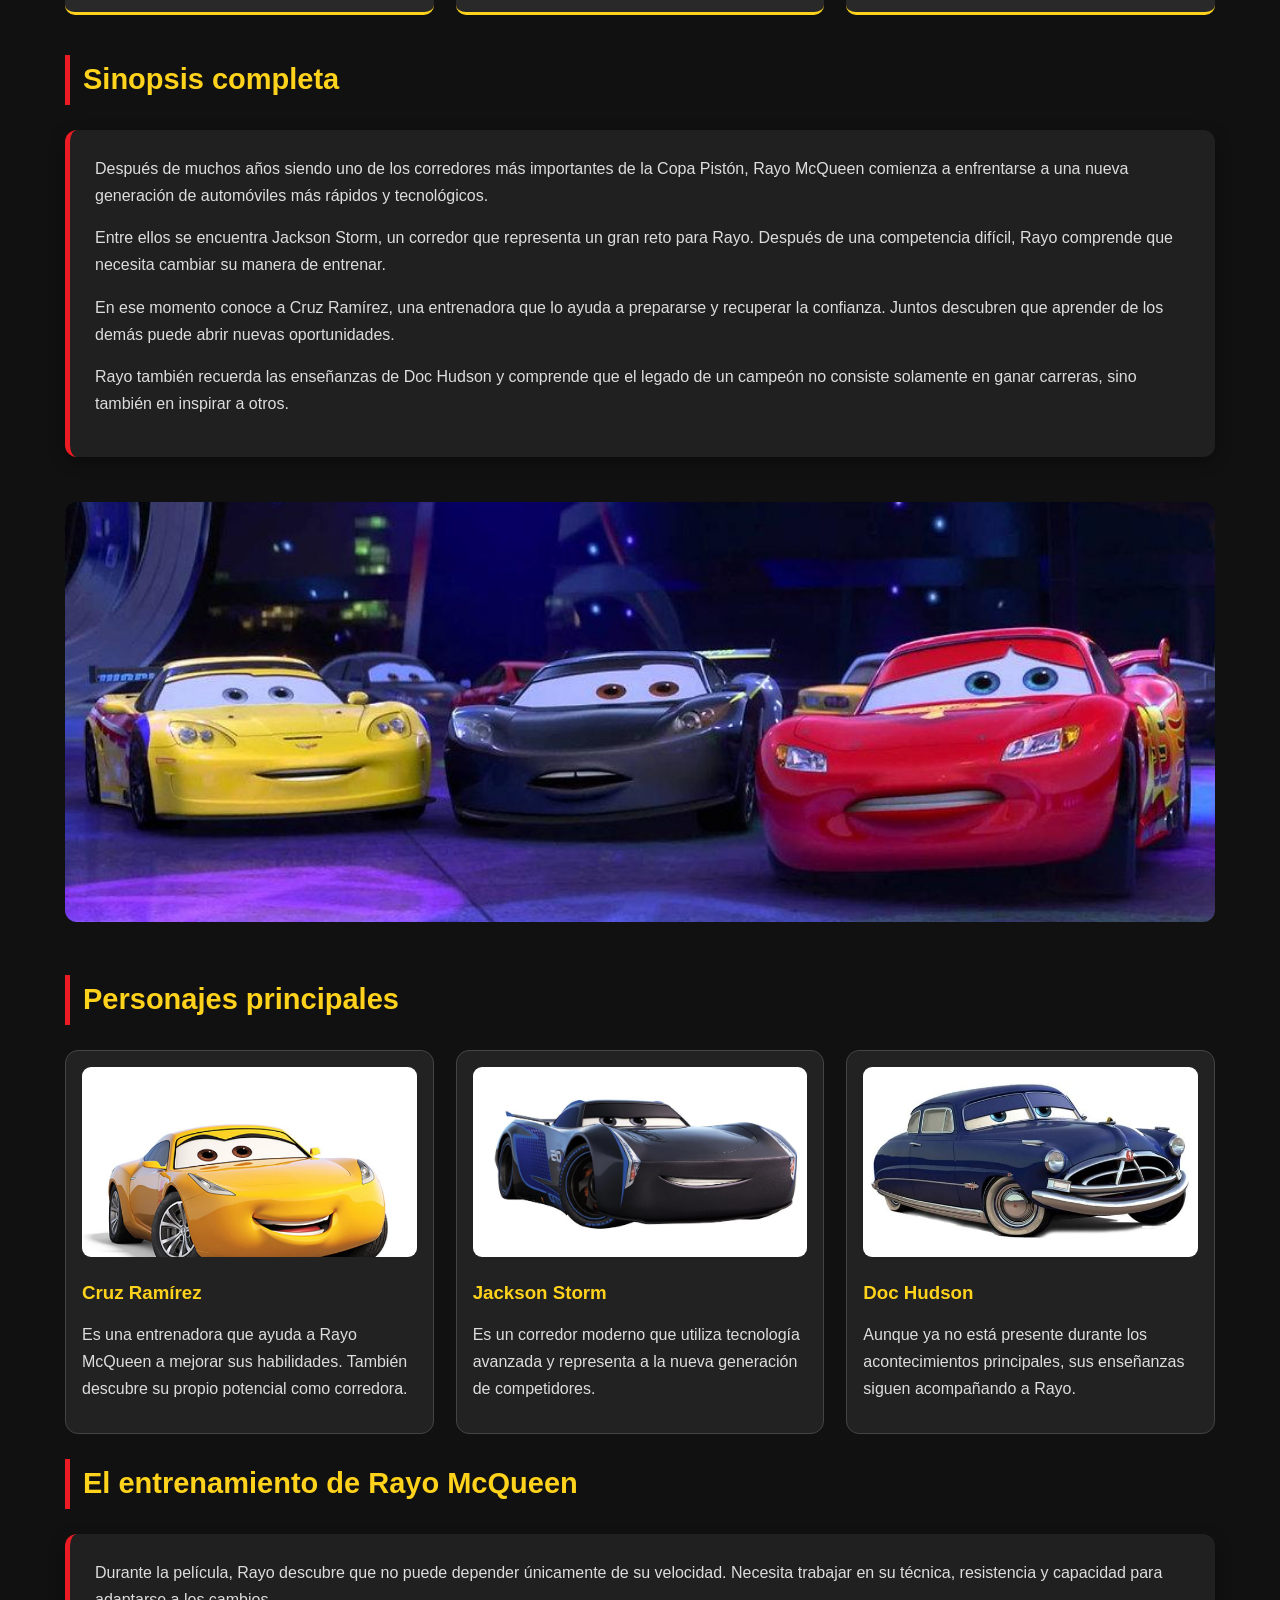
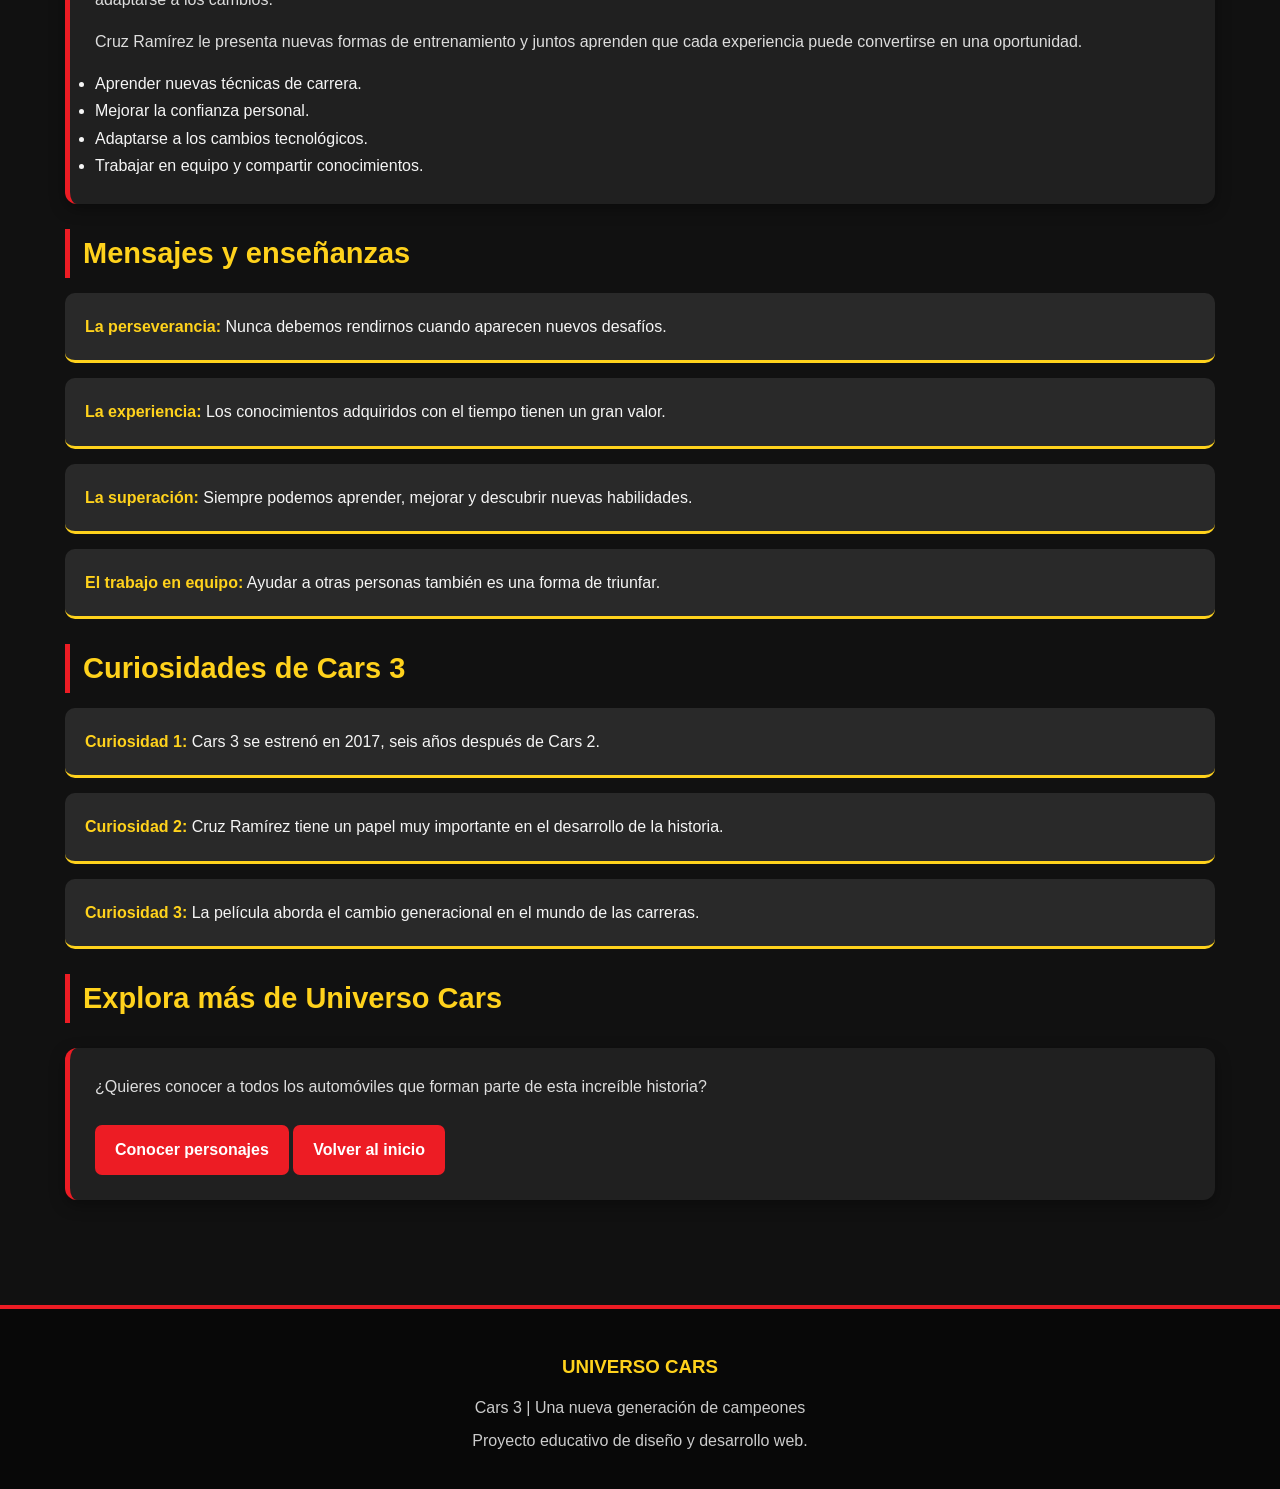
<file: cars3.html>
<!DOCTYPE html>
<html lang="es">
<head>
    <meta charset="UTF-8">
    <meta name="viewport" content="width=device-width, initial-scale=1.0">
    <title>Cars 3 | Universo Cars</title>
    <link rel="stylesheet" href="estilos.css">
</head>

<body>

<header>
    <img src="imagenes/logo-cars.jpeg" alt="Logo de Cars">
    <h1>CARS 3</h1>
    <p>La experiencia nunca pasa de moda</p>
</header>

<nav>
    <a href="index.html">Inicio</a>
    <a href="cars1.html">Cars 1</a>
    <a href="cars2.html">Cars 2</a>
    <a href="cars3.html">Cars 3</a>
    <a href="personajes.html">Personajes</a>
</nav>

<main>

    <section>
        <h2>Una nueva generación de corredores</h2>

        <img class="portada" src="imagenes/cars3.jpeg" alt="Cars 3">

        <div class="seccion">
            <p>
                Cars 3 es la tercera película de la saga de Disney
                y Pixar, estrenada en 2017. En esta historia,
                Rayo McQueen se enfrenta a uno de los mayores
                desafíos de su carrera.
            </p>

            <p>
                Los nuevos automóviles de carreras utilizan
                tecnología avanzada y entrenamientos modernos.
                Rayo tendrá que demostrar que la experiencia,
                la disciplina y la pasión siguen siendo
                importantes dentro de las competencias.
            </p>
        </div>
    </section>

    <section>
        <h2>Ficha técnica</h2>

        <div class="tarjetas">

            <article class="dato">
                <strong>Título:</strong>
                <p>Cars 3</p>
            </article>

            <article class="dato">
                <strong>Año de estreno:</strong>
                <p>2017</p>
            </article>

            <article class="dato">
                <strong>Estudio:</strong>
                <p>Pixar Animation Studios</p>
            </article>

            <article class="dato">
                <strong>Distribución:</strong>
                <p>Walt Disney Pictures</p>
            </article>

            <article class="dato">
                <strong>Director:</strong>
                <p>Brian Fee</p>
            </article>

            <article class="dato">
                <strong>Género:</strong>
                <p>Animación, aventura y comedia</p>
            </article>

        </div>
    </section>

    <section>
        <h2>Sinopsis completa</h2>

        <div class="seccion">
            <p>
                Después de muchos años siendo uno de los corredores
                más importantes de la Copa Pistón, Rayo McQueen
                comienza a enfrentarse a una nueva generación
                de automóviles más rápidos y tecnológicos.
            </p>

            <p>
                Entre ellos se encuentra Jackson Storm, un corredor
                que representa un gran reto para Rayo. Después
                de una competencia difícil, Rayo comprende que
                necesita cambiar su manera de entrenar.
            </p>

            <p>
                En ese momento conoce a Cruz Ramírez, una entrenadora
                que lo ayuda a prepararse y recuperar la confianza.
                Juntos descubren que aprender de los demás puede
                abrir nuevas oportunidades.
            </p>

            <p>
                Rayo también recuerda las enseñanzas de Doc Hudson
                y comprende que el legado de un campeón no consiste
                solamente en ganar carreras, sino también en
                inspirar a otros.
            </p>
        </div>

        <img class="imagen" src="imagenes/cars3-sinopsis.jpeg" alt="Escena de Cars 3">
    </section>

    <section>
        <h2>Personajes principales</h2>

        <div class="tarjetas">

            <article class="tarjeta">
                <img src="imagenes/cruz-ramirez.jpeg" alt="Cruz Ramírez">
                <h3>Cruz Ramírez</h3>
                <p>
                    Es una entrenadora que ayuda a Rayo McQueen
                    a mejorar sus habilidades. También descubre
                    su propio potencial como corredora.
                </p>
            </article>

            <article class="tarjeta">
                <img src="imagenes/jackson-storm.jpeg" alt="Jackson Storm">
                <h3>Jackson Storm</h3>
                <p>
                    Es un corredor moderno que utiliza tecnología
                    avanzada y representa a la nueva generación
                    de competidores.
                </p>
            </article>

            <article class="tarjeta">
                <img src="imagenes/doc-hudson.jpeg" alt="Doc Hudson">
                <h3>Doc Hudson</h3>
                <p>
                    Aunque ya no está presente durante los
                    acontecimientos principales, sus enseñanzas
                    siguen acompañando a Rayo.
                </p>
            </article>

        </div>
    </section>

    <section>
        <h2>El entrenamiento de Rayo McQueen</h2>

        <div class="seccion">
            <p>
                Durante la película, Rayo descubre que no puede
                depender únicamente de su velocidad. Necesita
                trabajar en su técnica, resistencia y capacidad
                para adaptarse a los cambios.
            </p>

            <p>
                Cruz Ramírez le presenta nuevas formas de
                entrenamiento y juntos aprenden que cada
                experiencia puede convertirse en una oportunidad.
            </p>

            <ul>
                <li>Aprender nuevas técnicas de carrera.</li>
                <li>Mejorar la confianza personal.</li>
                <li>Adaptarse a los cambios tecnológicos.</li>
                <li>Trabajar en equipo y compartir conocimientos.</li>
            </ul>
        </div>
    </section>

    <section>
        <h2>Mensajes y enseñanzas</h2>

        <div class="dato">
            <strong>La perseverancia:</strong>
            Nunca debemos rendirnos cuando aparecen nuevos desafíos.
        </div>

        <div class="dato">
            <strong>La experiencia:</strong>
            Los conocimientos adquiridos con el tiempo tienen un
            gran valor.
        </div>

        <div class="dato">
            <strong>La superación:</strong>
            Siempre podemos aprender, mejorar y descubrir
            nuevas habilidades.
        </div>

        <div class="dato">
            <strong>El trabajo en equipo:</strong>
            Ayudar a otras personas también es una forma de triunfar.
        </div>
    </section>

    <section>
        <h2>Curiosidades de Cars 3</h2>

        <div class="dato">
            <strong>Curiosidad 1:</strong>
            Cars 3 se estrenó en 2017, seis años después de Cars 2.
        </div>

        <div class="dato">
            <strong>Curiosidad 2:</strong>
            Cruz Ramírez tiene un papel muy importante en el
            desarrollo de la historia.
        </div>

        <div class="dato">
            <strong>Curiosidad 3:</strong>
            La película aborda el cambio generacional en el
            mundo de las carreras.
        </div>
    </section>

    <section>
        <h2>Explora más de Universo Cars</h2>

        <div class="seccion">
            <p>
                ¿Quieres conocer a todos los automóviles que
                forman parte de esta increíble historia?
            </p>

            <a class="boton" href="personajes.html">Conocer personajes</a>
            <a class="boton" href="index.html">Volver al inicio</a>
        </div>
    </section>

</main>

<footer>
    <h3>UNIVERSO CARS</h3>
    <p>Cars 3 | Una nueva generación de campeones</p>
    <p>Proyecto educativo de diseño y desarrollo web.</p>
</footer>

</body>
</html>
</file>
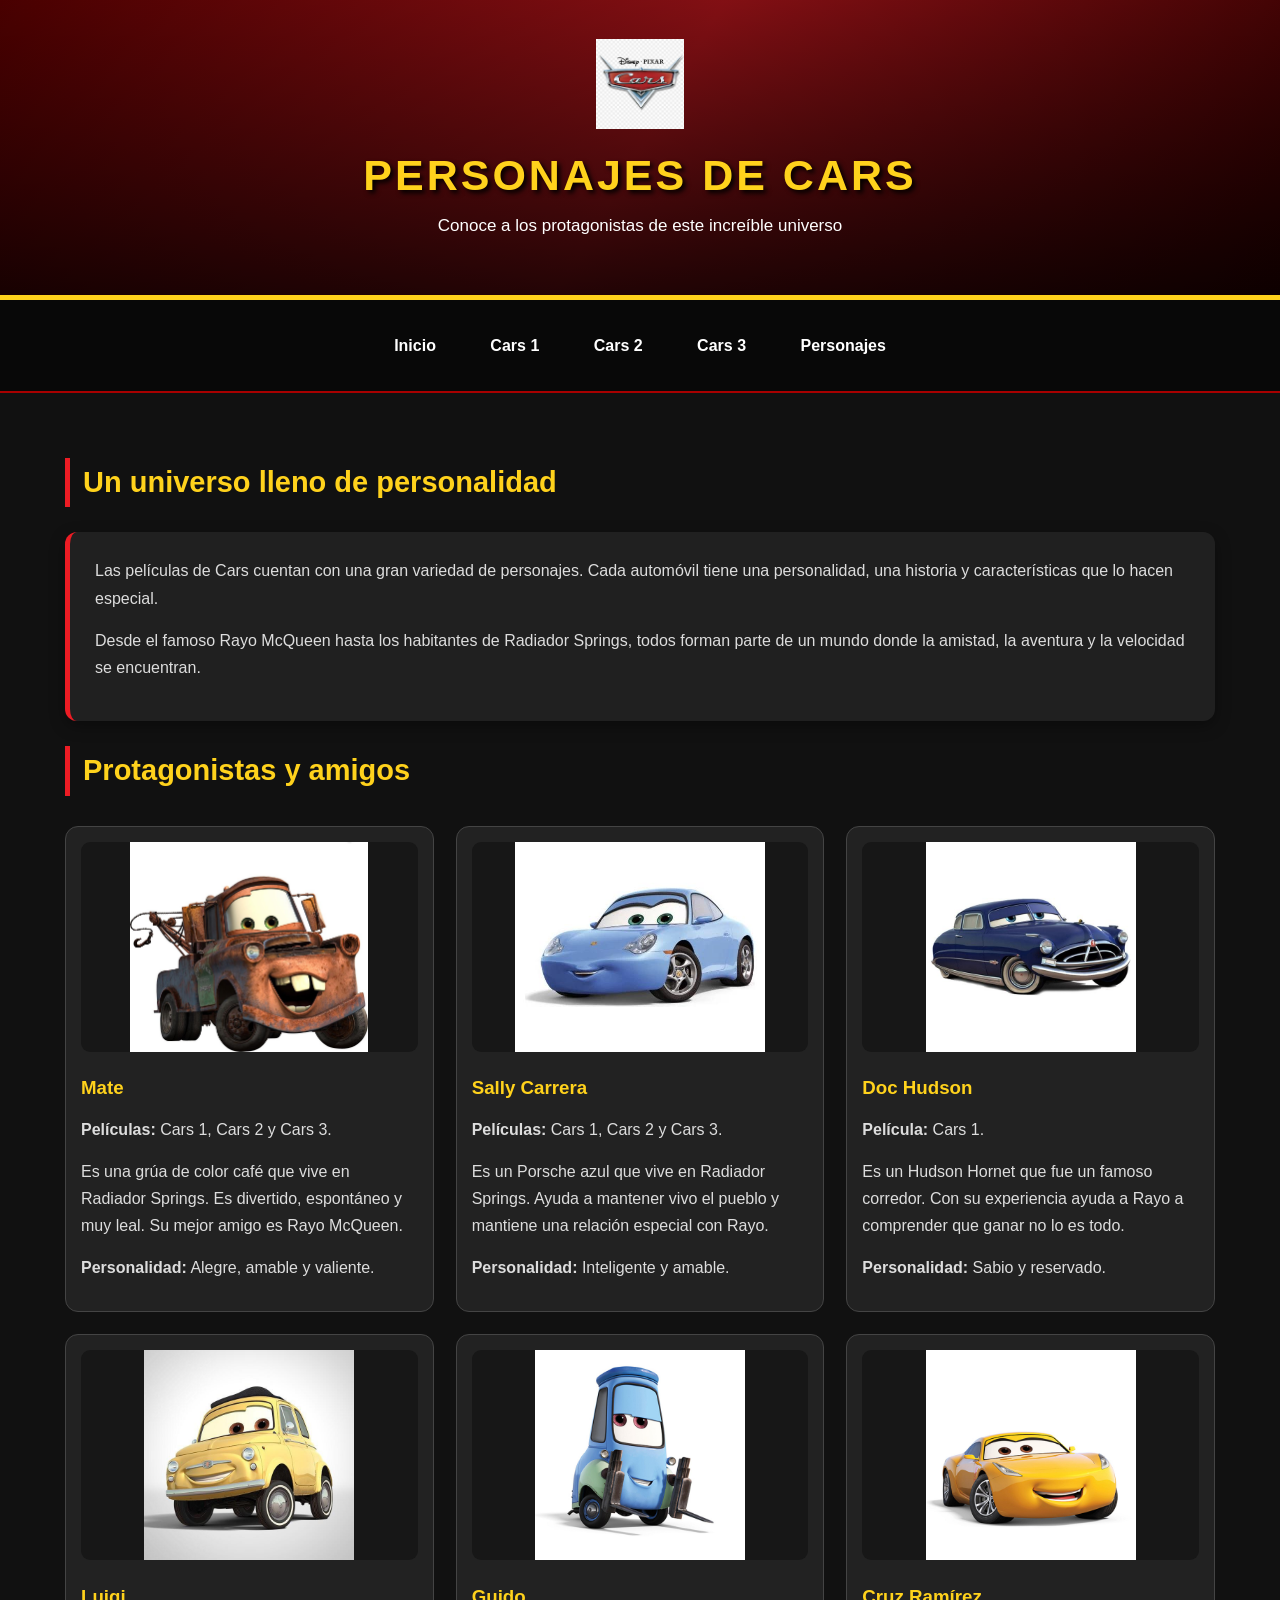
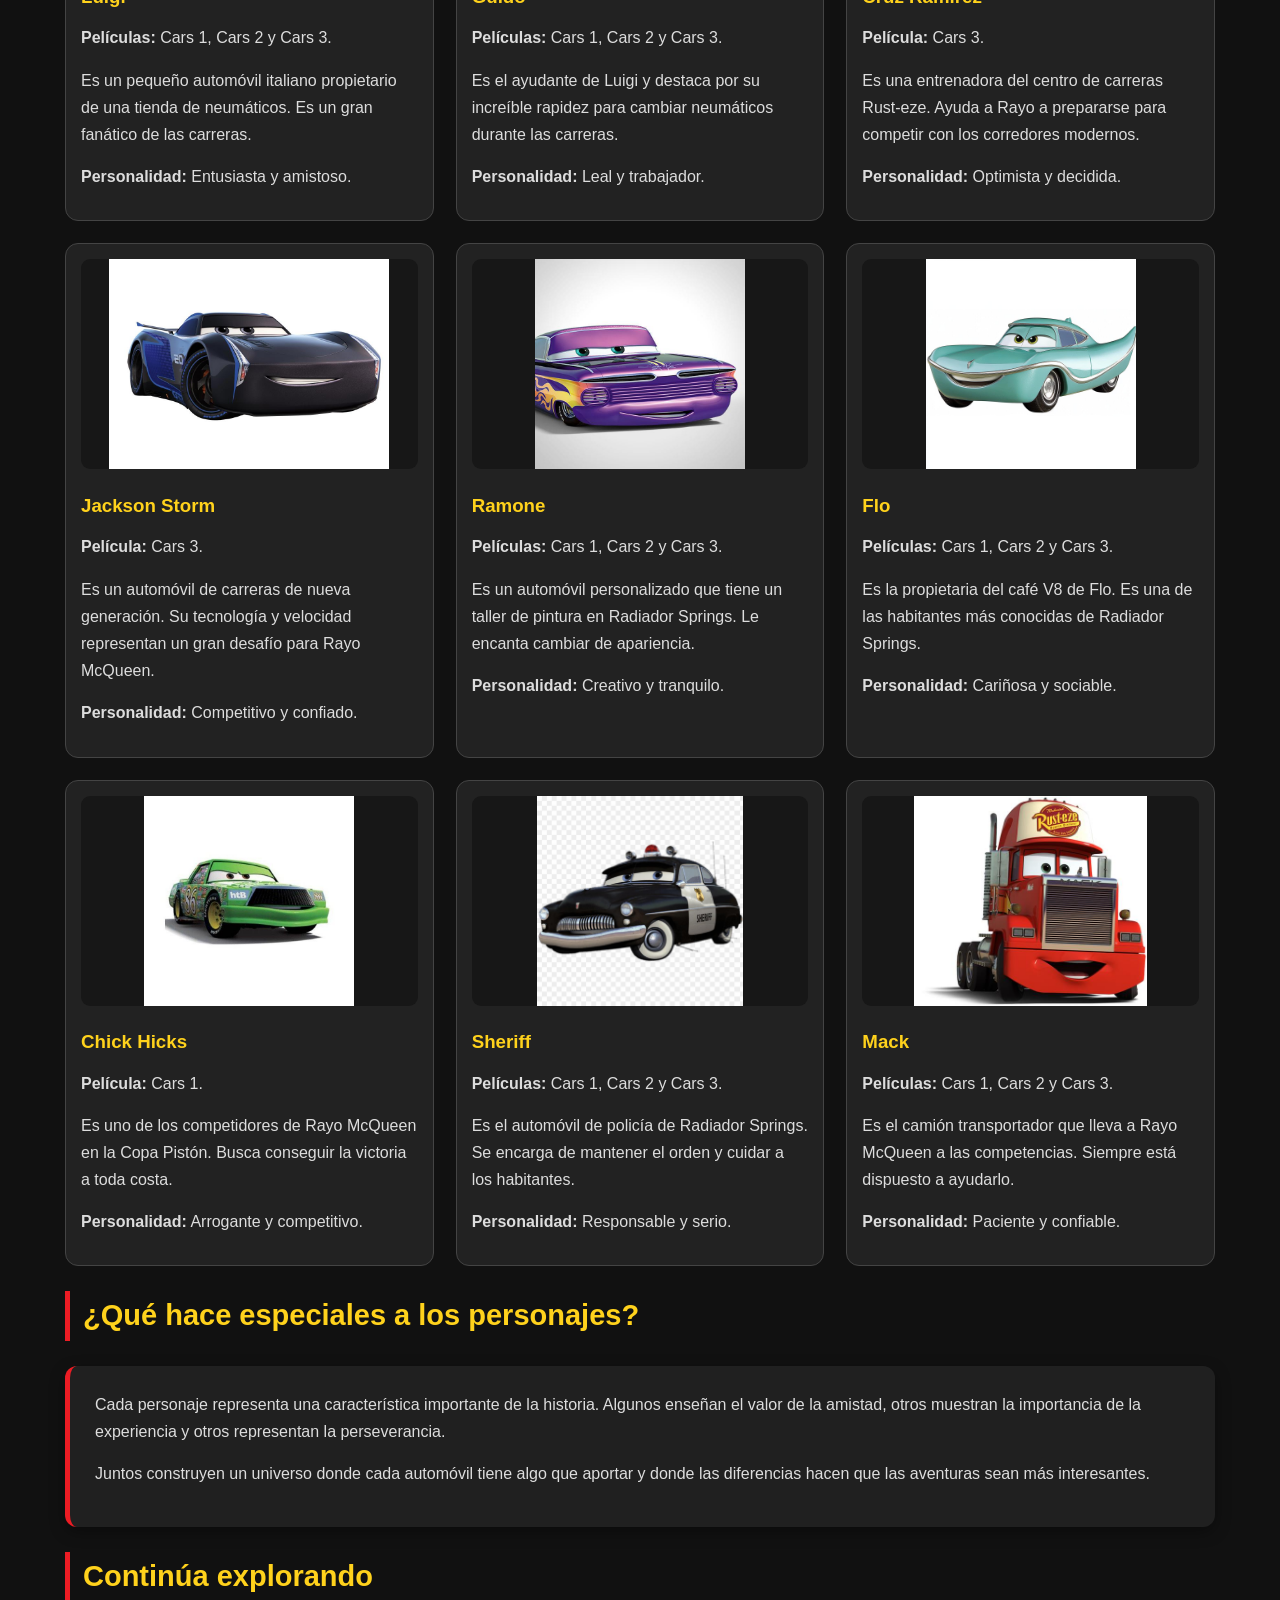
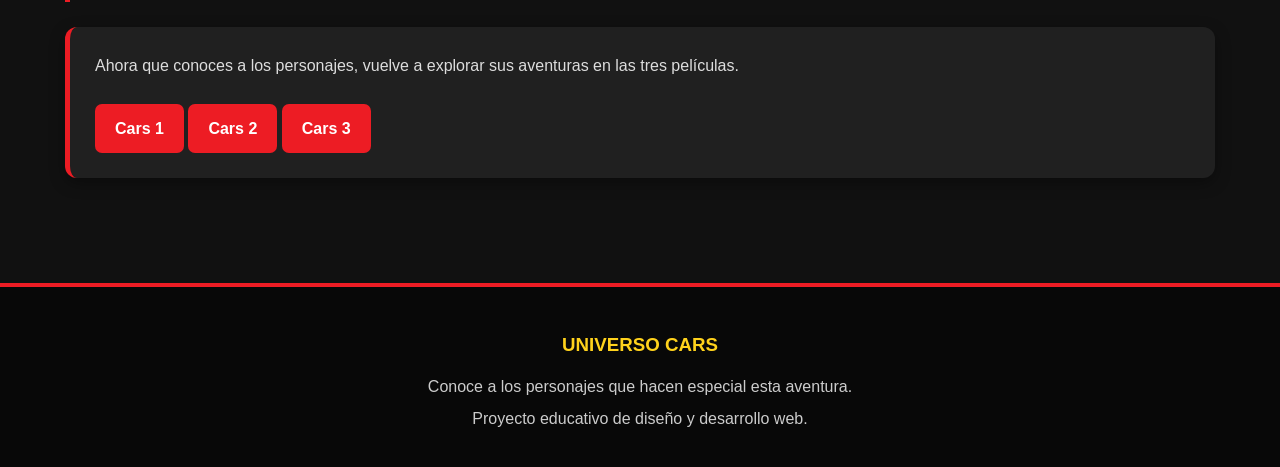
<file: personajes.html>
<!DOCTYPE html>
<html lang="es">
<head>
    <meta charset="UTF-8">
    <meta name="viewport" content="width=device-width, initial-scale=1.0">
    <title>Personajes | Universo Cars</title>
    <link rel="stylesheet" href="estilos.css">
</head>

<body>

<header>
    <img src="imagenes/logo-cars.jpeg" alt="Logo de Cars">
    <h1>PERSONAJES DE CARS</h1>
    <p>Conoce a los protagonistas de este increíble universo</p>
</header>

<nav>
    <a href="index.html">Inicio</a>
    <a href="cars1.html">Cars 1</a>
    <a href="cars2.html">Cars 2</a>
    <a href="cars3.html">Cars 3</a>
    <a href="personajes.html">Personajes</a>
</nav>

<main>

    <section>
        <h2>Un universo lleno de personalidad</h2>

        <div class="seccion">
            <p>
                Las películas de Cars cuentan con una gran variedad
                de personajes. Cada automóvil tiene una personalidad,
                una historia y características que lo hacen especial.
            </p>

            <p>
                Desde el famoso Rayo McQueen hasta los habitantes
                de Radiador Springs, todos forman parte de un mundo
                donde la amistad, la aventura y la velocidad
                se encuentran.
            </p>
        </div>
    </section>

    <section>
        <h2>Protagonistas y amigos</h2>

        <div class="galeria">

            <article class="personaje">
                <img src="imagenes/mate.jpeg" alt="Mate">
                <h3>Mate</h3>
                <p><strong>Películas:</strong> Cars 1, Cars 2 y Cars 3.</p>
                <p>
                    Es una grúa de color café que vive en Radiador
                    Springs. Es divertido, espontáneo y muy leal.
                    Su mejor amigo es Rayo McQueen.
                </p>
                <p><strong>Personalidad:</strong> Alegre, amable y valiente.</p>
            </article>

            <article class="personaje">
                <img src="imagenes/sally.jpeg" alt="Sally Carrera">
                <h3>Sally Carrera</h3>
                <p><strong>Películas:</strong> Cars 1, Cars 2 y Cars 3.</p>
                <p>
                    Es un Porsche azul que vive en Radiador Springs.
                    Ayuda a mantener vivo el pueblo y mantiene una
                    relación especial con Rayo.
                </p>
                <p><strong>Personalidad:</strong> Inteligente y amable.</p>
            </article>

            <article class="personaje">
                <img src="imagenes/doc-hudson.jpeg" alt="Doc Hudson">
                <h3>Doc Hudson</h3>
                <p><strong>Película:</strong> Cars 1.</p>
                <p>
                    Es un Hudson Hornet que fue un famoso corredor.
                    Con su experiencia ayuda a Rayo a comprender
                    que ganar no lo es todo.
                </p>
                <p><strong>Personalidad:</strong> Sabio y reservado.</p>
            </article>

            <article class="personaje">
                <img src="imagenes/luigi.jpeg" alt="Luigi">
                <h3>Luigi</h3>
                <p><strong>Películas:</strong> Cars 1, Cars 2 y Cars 3.</p>
                <p>
                    Es un pequeño automóvil italiano propietario
                    de una tienda de neumáticos. Es un gran fanático
                    de las carreras.
                </p>
                <p><strong>Personalidad:</strong> Entusiasta y amistoso.</p>
            </article>

            <article class="personaje">
                <img src="imagenes/guido.jpeg" alt="Guido">
                <h3>Guido</h3>
                <p><strong>Películas:</strong> Cars 1, Cars 2 y Cars 3.</p>
                <p>
                    Es el ayudante de Luigi y destaca por su increíble
                    rapidez para cambiar neumáticos durante las carreras.
                </p>
                <p><strong>Personalidad:</strong> Leal y trabajador.</p>
            </article>

            <article class="personaje">
                <img src="imagenes/cruz-ramirez.jpeg" alt="Cruz Ramírez">
                <h3>Cruz Ramírez</h3>
                <p><strong>Película:</strong> Cars 3.</p>
                <p>
                    Es una entrenadora del centro de carreras
                    Rust-eze. Ayuda a Rayo a prepararse para competir
                    con los corredores modernos.
                </p>
                <p><strong>Personalidad:</strong> Optimista y decidida.</p>
            </article>

            <article class="personaje">
                <img src="imagenes/jackson-storm.jpeg" alt="Jackson Storm">
                <h3>Jackson Storm</h3>
                <p><strong>Película:</strong> Cars 3.</p>
                <p>
                    Es un automóvil de carreras de nueva generación.
                    Su tecnología y velocidad representan un gran
                    desafío para Rayo McQueen.
                </p>
                <p><strong>Personalidad:</strong> Competitivo y confiado.</p>
            </article>

            <article class="personaje">
                <img src="imagenes/ramone.jpeg" alt="Ramone">
                <h3>Ramone</h3>
                <p><strong>Películas:</strong> Cars 1, Cars 2 y Cars 3.</p>
                <p>
                    Es un automóvil personalizado que tiene
                    un taller de pintura en Radiador Springs.
                    Le encanta cambiar de apariencia.
                </p>
                <p><strong>Personalidad:</strong> Creativo y tranquilo.</p>
            </article>

            <article class="personaje">
                <img src="imagenes/flo.jpeg" alt="Flo">
                <h3>Flo</h3>
                <p><strong>Películas:</strong> Cars 1, Cars 2 y Cars 3.</p>
                <p>
                    Es la propietaria del café V8 de Flo.
                    Es una de las habitantes más conocidas
                    de Radiador Springs.
                </p>
                <p><strong>Personalidad:</strong> Cariñosa y sociable.</p>
            </article>

            <article class="personaje">
                <img src="imagenes/chick-hicks.jpeg" alt="Chick Hicks">
                <h3>Chick Hicks</h3>
                <p><strong>Película:</strong> Cars 1.</p>
                <p>
                    Es uno de los competidores de Rayo McQueen
                    en la Copa Pistón. Busca conseguir la victoria
                    a toda costa.
                </p>
                <p><strong>Personalidad:</strong> Arrogante y competitivo.</p>
            </article>

            <article class="personaje">
                <img src="imagenes/sheriff.jpeg" alt="Sheriff">
                <h3>Sheriff</h3>
                <p><strong>Películas:</strong> Cars 1, Cars 2 y Cars 3.</p>
                <p>
                    Es el automóvil de policía de Radiador Springs.
                    Se encarga de mantener el orden y cuidar
                    a los habitantes.
                </p>
                <p><strong>Personalidad:</strong> Responsable y serio.</p>
            </article>

            <article class="personaje">
                <img src="imagenes/mack.jpeg" alt="Mack">
                <h3>Mack</h3>
                <p><strong>Películas:</strong> Cars 1, Cars 2 y Cars 3.</p>
                <p>
                    Es el camión transportador que lleva a Rayo
                    McQueen a las competencias. Siempre está
                    dispuesto a ayudarlo.
                </p>
                <p><strong>Personalidad:</strong> Paciente y confiable.</p>
            </article>

        </div>
    </section>

    <section>
        <h2>¿Qué hace especiales a los personajes?</h2>

        <div class="seccion">
            <p>
                Cada personaje representa una característica
                importante de la historia. Algunos enseñan el valor
                de la amistad, otros muestran la importancia de
                la experiencia y otros representan la perseverancia.
            </p>

            <p>
                Juntos construyen un universo donde cada automóvil
                tiene algo que aportar y donde las diferencias
                hacen que las aventuras sean más interesantes.
            </p>
        </div>
    </section>

    <section>
        <h2>Continúa explorando</h2>

        <div class="seccion">
            <p>
                Ahora que conoces a los personajes, vuelve a explorar
                sus aventuras en las tres películas.
            </p>

            <a class="boton" href="cars1.html">Cars 1</a>
            <a class="boton" href="cars2.html">Cars 2</a>
            <a class="boton" href="cars3.html">Cars 3</a>
        </div>
    </section>

</main>

<footer>
    <h3>UNIVERSO CARS</h3>
    <p>Conoce a los personajes que hacen especial esta aventura.</p>
    <p>Proyecto educativo de diseño y desarrollo web.</p>
</footer>

</body>
</html>
</file>
<file: estilos.css>
/* =================================
   UNIVERSO CARS - DISEÑO GENERAL
================================= */

* {
    margin: 0;
    padding: 0;
    box-sizing: border-box;
}

html {
    scroll-behavior: smooth;
}

body {
    font-family: Arial, Helvetica, sans-serif;
    background: #111111;
    color: #f5f5f5;
    line-height: 1.7;
}

/* ENCABEZADO */

header {
    min-height: 300px;
    padding: 35px 20px;
    text-align: center;
    background:
        linear-gradient(rgba(0,0,0,.45), rgba(0,0,0,.85)),
        linear-gradient(120deg, #850000, #ed1c24, #580000);
    border-bottom: 5px solid #ffd21c;
    display: flex;
    flex-direction: column;
    align-items: center;
    justify-content: center;
}

header img {
    width: 115px;
    height: 90px;
    object-fit: contain;
    margin-bottom: 10px;
}

header h1 {
    font-size: 43px;
    color: #ffd21c;
    letter-spacing: 3px;
    text-shadow: 3px 3px 5px #000;
}

header p {
    font-size: 17px;
    color: white;
}

/* MENÚ */

nav {
    background: #080808;
    padding: 17px 10px;
    text-align: center;
    border-bottom: 2px solid #a80000;
    position: sticky;
    top: 0;
    z-index: 100;
}

nav a {
    color: white;
    text-decoration: none;
    font-weight: bold;
    margin: 5px 12px;
    padding: 10px 13px;
    display: inline-block;
    border-radius: 6px;
    transition: .3s;
}

nav a:hover {
    background: #ed1c24;
    color: #ffd21c;
}

/* CONTENIDO PRINCIPAL */

main {
    max-width: 1150px;
    width: 92%;
    margin: auto;
    padding: 40px 0;
}

h2 {
    color: #ffd21c;
    font-size: 29px;
    margin: 25px 0 15px;
    border-left: 5px solid #ed1c24;
    padding-left: 13px;
}

h3 {
    color: #ffd21c;
    margin: 12px 0;
}

p {
    margin-bottom: 15px;
}

/* IMÁGENES GRANDES */

.portada {
    width: 100%;
    max-height: 470px;
    object-fit: cover;
    border-radius: 15px;
    border: 2px solid #ed1c24;
    margin: 20px 0;
    box-shadow: 0 5px 20px #000;
}

.imagen {
    width: 100%;
    max-height: 420px;
    object-fit: cover;
    border-radius: 12px;
    margin: 20px 0;
}

/* SECCIONES */

.seccion {
    background: #202020;
    padding: 25px;
    margin: 25px 0;
    border-radius: 12px;
    border-left: 5px solid #ed1c24;
    box-shadow: 0 5px 15px rgba(0,0,0,.35);
}

.seccion p {
    color: #dddddd;
}

/* TARJETAS */

.tarjetas {
    display: grid;
    grid-template-columns: repeat(3, 1fr);
    gap: 22px;
    margin: 25px 0;
}

.tarjeta {
    background: #222222;
    border: 1px solid #444;
    border-radius: 13px;
    padding: 16px;
    overflow: hidden;
    transition: transform .3s, border .3s;
}

.tarjeta:hover {
    transform: translateY(-7px);
    border: 1px solid #ffd21c;
}

.tarjeta img {
    width: 100%;
    height: 190px;
    object-fit: cover;
    border-radius: 9px;
}

.tarjeta p {
    color: #dddddd;
}

.boton {
    display: inline-block;
    padding: 11px 20px;
    background: #ed1c24;
    color: white;
    text-decoration: none;
    font-weight: bold;
    border-radius: 7px;
    margin-top: 10px;
    transition: .3s;
}

.boton:hover {
    background: #ffd21c;
    color: #111;
}

/* DATOS Y CURIOSIDADES */

.dato {
    background: #292929;
    padding: 20px;
    border-radius: 10px;
    border-bottom: 3px solid #ffd21c;
    margin-bottom: 15px;
}

.dato strong {
    color: #ffd21c;
}

/* PIE DE PÁGINA */

footer {
    background: #080808;
    border-top: 4px solid #ed1c24;
    text-align: center;
    padding: 30px 15px;
    color: #cccccc;
    margin-top: 40px;
}

footer p {
    margin: 5px;
}

/* GALERÍA DE PERSONAJES */

.galeria {
    display: grid;
    grid-template-columns: repeat(3, 1fr);
    gap: 22px;
    margin-top: 30px;
}

.personaje {
    background: #222;
    border: 1px solid #444;
    border-radius: 13px;
    padding: 15px;
    transition: .3s;
}

.personaje:hover {
    transform: translateY(-6px);
    border-color: #ffd21c;
}

.personaje img {
    width: 100%;
    height: 210px;
    object-fit: contain;
    background: #171717;
    border-radius: 9px;
}

.personaje h3 {
    color: #ffd21c;
}

.personaje p {
    color: #ddd;
}

/* DISEÑO RESPONSIVO */

@media (max-width: 800px) {
    .tarjetas,
    .galeria {
        grid-template-columns: repeat(2, 1fr);
    }

    header h1 {
        font-size: 32px;
    }
}

@media (max-width: 550px) {
    .tarjetas,
    .galeria {
        grid-template-columns: 1fr;
    }

    nav a {
        margin: 3px;
        padding: 8px;
    }

    header h1 {
        font-size: 26px;
    }

    main {
        width: 94%;
    }
}
</file>
